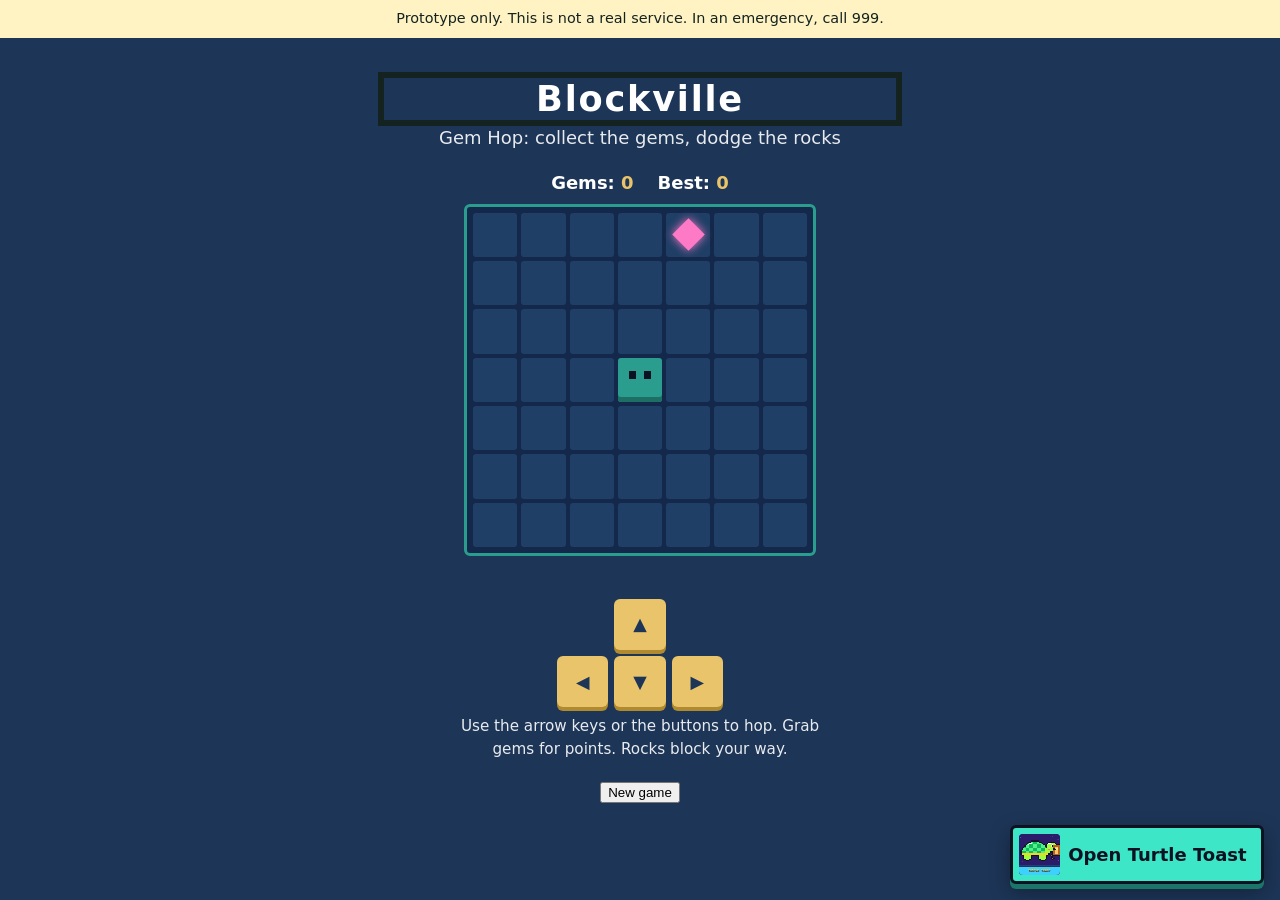
<file: src/index.html>
<!doctype html>
<html lang="en-GB">
<head>
  <meta charset="utf-8">
  <meta name="viewport" content="width=device-width, initial-scale=1">
  <title>Turtle Toast (prototype)</title>
  <link rel="stylesheet" href="styles.css">
  <link rel="stylesheet" href="world.css">
  <link rel="stylesheet" href="help-now.css">
  <link rel="stylesheet" href="if-i-tell.css">
  <link rel="stylesheet" href="wow.css">
  <link rel="stylesheet" href="easter-egg.css">
</head>
<body>
  <a class="skip-link" href="#main">Skip to content</a>

  <p class="prototype-banner" id="prototype-banner"></p>

  <header class="hub-header" id="hub-header" hidden>
    <button type="button" class="quick-exit" id="quick-exit"></button>
    <div class="emergency-group">
      <a class="emergency" id="emergency" href="#/urgent"></a>
    </div>
  </header>

  <main id="main"></main>

  <!-- Words, then data, then screens, then the app that ties them together -->
  <script src="content.js"></script>
  <script src="data/scenarios.js"></script>
  <script src="data/people.js"></script>
  <script src="data/help-now.js"></script>
  <script src="screens/host.js"></script>
  <script src="screens/home.js"></script>
  <script src="screens/guide.js"></script>
  <script src="screens/safe-adult.js"></script>
  <script src="screens/world.js"></script>
  <script src="screens/help-now.js"></script>
  <script src="screens/check-in.js"></script>
  <script src="screens/if-i-tell.js"></script>
  <script src="screens/urgent.js"></script>
  <script src="app.js"></script>
  <script src="wow.js"></script>
  <script src="easter-egg.js"></script>
  <script src="offline-banner.js"></script>
</body>
</html>
</file>
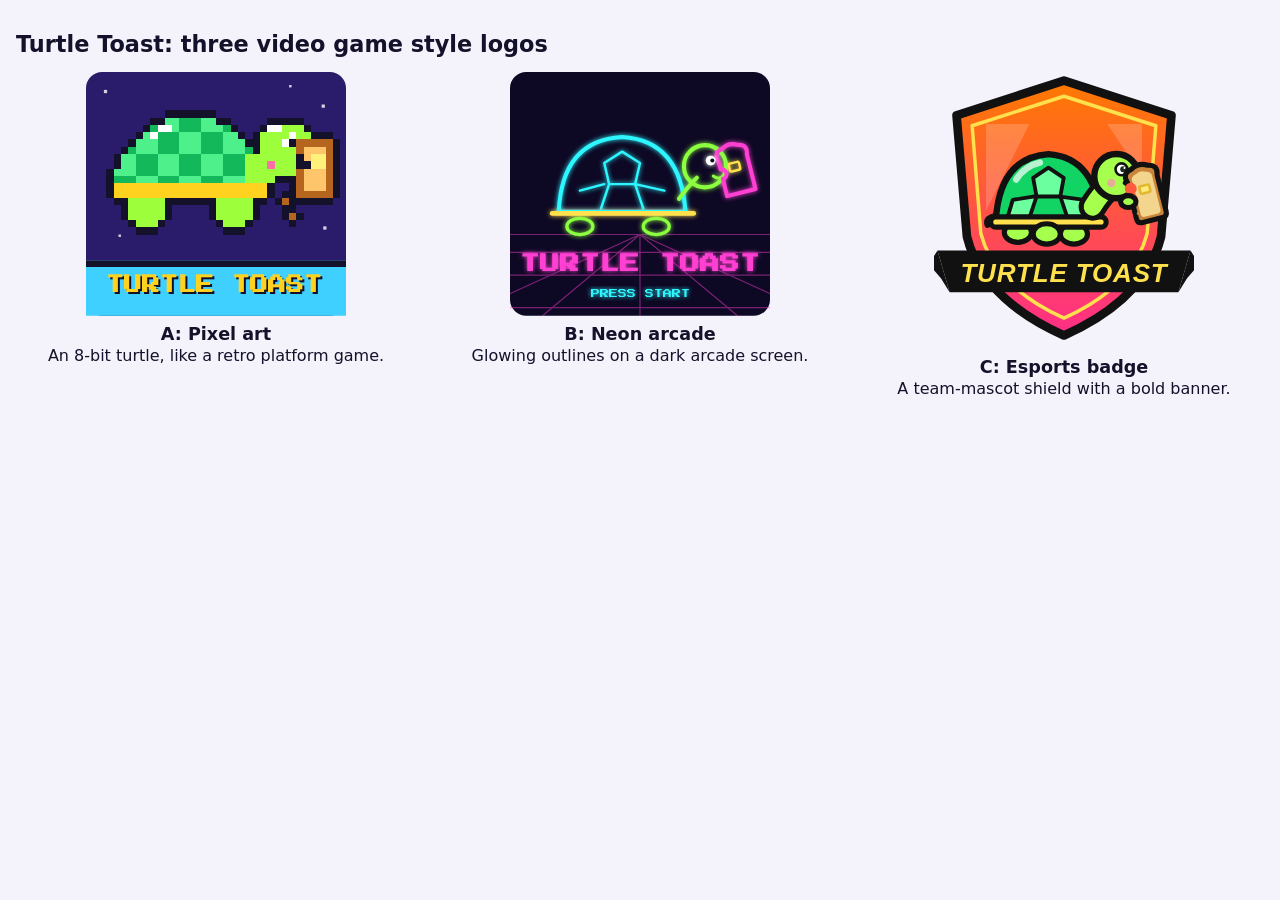
<file: sketches/logo-options.html>
<!doctype html><html lang="en"><head><meta charset="utf-8"><meta name="viewport" content="width=device-width,initial-scale=1"><title>Turtle Toast logo options</title>
<link rel="stylesheet" href="https://fonts.googleapis.com/css2?family=Press+Start+2P&display=swap">
<style>body{font-family:system-ui,sans-serif;background:#F4F2FA;color:#14112B;margin:0;padding:16px}h1{font-size:1.4rem}.row{display:flex;flex-wrap:wrap;gap:24px}figure{margin:0;flex:1 1 240px;display:flex;flex-direction:column;align-items:center;gap:8px;text-align:center}figcaption{display:flex;flex-direction:column;gap:2px}figcaption strong{font-size:1.1rem}</style></head>
<body><h1>Turtle Toast: three video game style logos</h1><div class="row"><figure><svg style="width:100%;max-width:260px;height:auto" xmlns="http://www.w3.org/2000/svg" viewBox="0 0 320 300" role="img"><title>Turtle Toast, pixel art: an 8-bit turtle eating toast</title>
<rect width="320" height="300" rx="20" fill="#2B1B6B"/>
<g fill="#FFFFFF" opacity="0.8"><rect x="22" y="22" width="4" height="4"/><rect x="290" y="40" width="4" height="4"/><rect x="250" y="16" width="3" height="3"/><rect x="40" y="200" width="3" height="3"/><rect x="292" y="190" width="4" height="4"/></g>
<rect x="0" y="232" width="320" height="68" rx="0" fill="#3FD0FF"/><rect x="0" y="232" width="320" height="8" fill="#14112B"/>
<g shape-rendering="crispEdges"><rect x="97" y="47" width="9" height="9" fill="#14112B"/><rect x="106" y="47" width="9" height="9" fill="#14112B"/><rect x="115" y="47" width="9" height="9" fill="#14112B"/><rect x="124" y="47" width="9" height="9" fill="#14112B"/><rect x="133" y="47" width="9" height="9" fill="#14112B"/><rect x="142" y="47" width="9" height="9" fill="#14112B"/><rect x="151" y="47" width="9" height="9" fill="#14112B"/><rect x="79" y="56" width="9" height="9" fill="#14112B"/><rect x="88" y="56" width="9" height="9" fill="#14112B"/><rect x="97" y="56" width="9" height="9" fill="#4DF08A"/><rect x="106" y="56" width="9" height="9" fill="#4DF08A"/><rect x="115" y="56" width="9" height="9" fill="#13B85A"/><rect x="124" y="56" width="9" height="9" fill="#13B85A"/><rect x="133" y="56" width="9" height="9" fill="#13B85A"/><rect x="142" y="56" width="9" height="9" fill="#4DF08A"/><rect x="151" y="56" width="9" height="9" fill="#4DF08A"/><rect x="160" y="56" width="9" height="9" fill="#14112B"/><rect x="169" y="56" width="9" height="9" fill="#14112B"/><rect x="223" y="56" width="9" height="9" fill="#14112B"/><rect x="232" y="56" width="9" height="9" fill="#14112B"/><rect x="241" y="56" width="9" height="9" fill="#14112B"/><rect x="250" y="56" width="9" height="9" fill="#14112B"/><rect x="259" y="56" width="9" height="9" fill="#14112B"/><rect x="70" y="65" width="9" height="9" fill="#14112B"/><rect x="79" y="65" width="9" height="9" fill="#13B85A"/><rect x="88" y="65" width="9" height="9" fill="#FFFFFF"/><rect x="97" y="65" width="9" height="9" fill="#FFFFFF"/><rect x="106" y="65" width="9" height="9" fill="#4DF08A"/><rect x="115" y="65" width="9" height="9" fill="#13B85A"/><rect x="124" y="65" width="9" height="9" fill="#13B85A"/><rect x="133" y="65" width="9" height="9" fill="#13B85A"/><rect x="142" y="65" width="9" height="9" fill="#4DF08A"/><rect x="151" y="65" width="9" height="9" fill="#4DF08A"/><rect x="160" y="65" width="9" height="9" fill="#4DF08A"/><rect x="169" y="65" width="9" height="9" fill="#13B85A"/><rect x="178" y="65" width="9" height="9" fill="#14112B"/><rect x="214" y="65" width="9" height="9" fill="#14112B"/><rect x="223" y="65" width="9" height="9" fill="#FFFFFF"/><rect x="232" y="65" width="9" height="9" fill="#FFFFFF"/><rect x="241" y="65" width="9" height="9" fill="#9DFF3C"/><rect x="250" y="65" width="9" height="9" fill="#9DFF3C"/><rect x="259" y="65" width="9" height="9" fill="#9DFF3C"/><rect x="268" y="65" width="9" height="9" fill="#14112B"/><rect x="61" y="74" width="9" height="9" fill="#14112B"/><rect x="70" y="74" width="9" height="9" fill="#4DF08A"/><rect x="79" y="74" width="9" height="9" fill="#FFFFFF"/><rect x="88" y="74" width="9" height="9" fill="#13B85A"/><rect x="97" y="74" width="9" height="9" fill="#13B85A"/><rect x="106" y="74" width="9" height="9" fill="#13B85A"/><rect x="115" y="74" width="9" height="9" fill="#4DF08A"/><rect x="124" y="74" width="9" height="9" fill="#4DF08A"/><rect x="133" y="74" width="9" height="9" fill="#4DF08A"/><rect x="142" y="74" width="9" height="9" fill="#13B85A"/><rect x="151" y="74" width="9" height="9" fill="#13B85A"/><rect x="160" y="74" width="9" height="9" fill="#13B85A"/><rect x="169" y="74" width="9" height="9" fill="#4DF08A"/><rect x="178" y="74" width="9" height="9" fill="#4DF08A"/><rect x="187" y="74" width="9" height="9" fill="#14112B"/><rect x="205" y="74" width="9" height="9" fill="#14112B"/><rect x="214" y="74" width="9" height="9" fill="#9DFF3C"/><rect x="223" y="74" width="9" height="9" fill="#9DFF3C"/><rect x="232" y="74" width="9" height="9" fill="#9DFF3C"/><rect x="241" y="74" width="9" height="9" fill="#9DFF3C"/><rect x="250" y="74" width="9" height="9" fill="#FFFFFF"/><rect x="259" y="74" width="9" height="9" fill="#9DFF3C"/><rect x="268" y="74" width="9" height="9" fill="#9DFF3C"/><rect x="277" y="74" width="9" height="9" fill="#14112B"/><rect x="286" y="74" width="9" height="9" fill="#14112B"/><rect x="295" y="74" width="9" height="9" fill="#14112B"/><rect x="52" y="83" width="9" height="9" fill="#14112B"/><rect x="61" y="83" width="9" height="9" fill="#4DF08A"/><rect x="70" y="83" width="9" height="9" fill="#4DF08A"/><rect x="79" y="83" width="9" height="9" fill="#4DF08A"/><rect x="88" y="83" width="9" height="9" fill="#13B85A"/><rect x="97" y="83" width="9" height="9" fill="#13B85A"/><rect x="106" y="83" width="9" height="9" fill="#13B85A"/><rect x="115" y="83" width="9" height="9" fill="#4DF08A"/><rect x="124" y="83" width="9" height="9" fill="#4DF08A"/><rect x="133" y="83" width="9" height="9" fill="#4DF08A"/><rect x="142" y="83" width="9" height="9" fill="#13B85A"/><rect x="151" y="83" width="9" height="9" fill="#13B85A"/><rect x="160" y="83" width="9" height="9" fill="#13B85A"/><rect x="169" y="83" width="9" height="9" fill="#4DF08A"/><rect x="178" y="83" width="9" height="9" fill="#4DF08A"/><rect x="187" y="83" width="9" height="9" fill="#4DF08A"/><rect x="196" y="83" width="9" height="9" fill="#14112B"/><rect x="205" y="83" width="9" height="9" fill="#14112B"/><rect x="214" y="83" width="9" height="9" fill="#9DFF3C"/><rect x="223" y="83" width="9" height="9" fill="#9DFF3C"/><rect x="232" y="83" width="9" height="9" fill="#9DFF3C"/><rect x="241" y="83" width="9" height="9" fill="#FFFFFF"/><rect x="250" y="83" width="9" height="9" fill="#14112B"/><rect x="259" y="83" width="9" height="9" fill="#B5651D"/><rect x="268" y="83" width="9" height="9" fill="#B5651D"/><rect x="277" y="83" width="9" height="9" fill="#B5651D"/><rect x="286" y="83" width="9" height="9" fill="#B5651D"/><rect x="295" y="83" width="9" height="9" fill="#B5651D"/><rect x="304" y="83" width="9" height="9" fill="#14112B"/><rect x="43" y="92" width="9" height="9" fill="#14112B"/><rect x="52" y="92" width="9" height="9" fill="#13B85A"/><rect x="61" y="92" width="9" height="9" fill="#4DF08A"/><rect x="70" y="92" width="9" height="9" fill="#4DF08A"/><rect x="79" y="92" width="9" height="9" fill="#4DF08A"/><rect x="88" y="92" width="9" height="9" fill="#13B85A"/><rect x="97" y="92" width="9" height="9" fill="#13B85A"/><rect x="106" y="92" width="9" height="9" fill="#13B85A"/><rect x="115" y="92" width="9" height="9" fill="#4DF08A"/><rect x="124" y="92" width="9" height="9" fill="#4DF08A"/><rect x="133" y="92" width="9" height="9" fill="#4DF08A"/><rect x="142" y="92" width="9" height="9" fill="#13B85A"/><rect x="151" y="92" width="9" height="9" fill="#13B85A"/><rect x="160" y="92" width="9" height="9" fill="#13B85A"/><rect x="169" y="92" width="9" height="9" fill="#4DF08A"/><rect x="178" y="92" width="9" height="9" fill="#4DF08A"/><rect x="187" y="92" width="9" height="9" fill="#4DF08A"/><rect x="196" y="92" width="9" height="9" fill="#13B85A"/><rect x="205" y="92" width="9" height="9" fill="#14112B"/><rect x="214" y="92" width="9" height="9" fill="#9DFF3C"/><rect x="223" y="92" width="9" height="9" fill="#9DFF3C"/><rect x="232" y="92" width="9" height="9" fill="#9DFF3C"/><rect x="241" y="92" width="9" height="9" fill="#9DFF3C"/><rect x="250" y="92" width="9" height="9" fill="#9DFF3C"/><rect x="259" y="92" width="9" height="9" fill="#B5651D"/><rect x="268" y="92" width="9" height="9" fill="#FFC56B"/><rect x="277" y="92" width="9" height="9" fill="#FFC56B"/><rect x="286" y="92" width="9" height="9" fill="#FFC56B"/><rect x="295" y="92" width="9" height="9" fill="#B5651D"/><rect x="304" y="92" width="9" height="9" fill="#14112B"/><rect x="34" y="101" width="9" height="9" fill="#14112B"/><rect x="43" y="101" width="9" height="9" fill="#4DF08A"/><rect x="52" y="101" width="9" height="9" fill="#4DF08A"/><rect x="61" y="101" width="9" height="9" fill="#13B85A"/><rect x="70" y="101" width="9" height="9" fill="#13B85A"/><rect x="79" y="101" width="9" height="9" fill="#13B85A"/><rect x="88" y="101" width="9" height="9" fill="#4DF08A"/><rect x="97" y="101" width="9" height="9" fill="#4DF08A"/><rect x="106" y="101" width="9" height="9" fill="#4DF08A"/><rect x="115" y="101" width="9" height="9" fill="#13B85A"/><rect x="124" y="101" width="9" height="9" fill="#13B85A"/><rect x="133" y="101" width="9" height="9" fill="#13B85A"/><rect x="142" y="101" width="9" height="9" fill="#4DF08A"/><rect x="151" y="101" width="9" height="9" fill="#4DF08A"/><rect x="160" y="101" width="9" height="9" fill="#4DF08A"/><rect x="169" y="101" width="9" height="9" fill="#13B85A"/><rect x="178" y="101" width="9" height="9" fill="#13B85A"/><rect x="187" y="101" width="9" height="9" fill="#13B85A"/><rect x="196" y="101" width="9" height="9" fill="#9DFF3C"/><rect x="205" y="101" width="9" height="9" fill="#9DFF3C"/><rect x="214" y="101" width="9" height="9" fill="#9DFF3C"/><rect x="223" y="101" width="9" height="9" fill="#9DFF3C"/><rect x="232" y="101" width="9" height="9" fill="#9DFF3C"/><rect x="241" y="101" width="9" height="9" fill="#9DFF3C"/><rect x="250" y="101" width="9" height="9" fill="#9DFF3C"/><rect x="259" y="101" width="9" height="9" fill="#14112B"/><rect x="268" y="101" width="9" height="9" fill="#FFC56B"/><rect x="277" y="101" width="9" height="9" fill="#FFF27A"/><rect x="286" y="101" width="9" height="9" fill="#FFF27A"/><rect x="295" y="101" width="9" height="9" fill="#B5651D"/><rect x="304" y="101" width="9" height="9" fill="#14112B"/><rect x="34" y="110" width="9" height="9" fill="#14112B"/><rect x="43" y="110" width="9" height="9" fill="#4DF08A"/><rect x="52" y="110" width="9" height="9" fill="#4DF08A"/><rect x="61" y="110" width="9" height="9" fill="#13B85A"/><rect x="70" y="110" width="9" height="9" fill="#13B85A"/><rect x="79" y="110" width="9" height="9" fill="#13B85A"/><rect x="88" y="110" width="9" height="9" fill="#4DF08A"/><rect x="97" y="110" width="9" height="9" fill="#4DF08A"/><rect x="106" y="110" width="9" height="9" fill="#4DF08A"/><rect x="115" y="110" width="9" height="9" fill="#13B85A"/><rect x="124" y="110" width="9" height="9" fill="#13B85A"/><rect x="133" y="110" width="9" height="9" fill="#13B85A"/><rect x="142" y="110" width="9" height="9" fill="#4DF08A"/><rect x="151" y="110" width="9" height="9" fill="#4DF08A"/><rect x="160" y="110" width="9" height="9" fill="#4DF08A"/><rect x="169" y="110" width="9" height="9" fill="#13B85A"/><rect x="178" y="110" width="9" height="9" fill="#13B85A"/><rect x="187" y="110" width="9" height="9" fill="#13B85A"/><rect x="196" y="110" width="9" height="9" fill="#9DFF3C"/><rect x="205" y="110" width="9" height="9" fill="#9DFF3C"/><rect x="214" y="110" width="9" height="9" fill="#9DFF3C"/><rect x="223" y="110" width="9" height="9" fill="#FF6FA8"/><rect x="232" y="110" width="9" height="9" fill="#9DFF3C"/><rect x="241" y="110" width="9" height="9" fill="#9DFF3C"/><rect x="250" y="110" width="9" height="9" fill="#9DFF3C"/><rect x="259" y="110" width="9" height="9" fill="#14112B"/><rect x="268" y="110" width="9" height="9" fill="#14112B"/><rect x="277" y="110" width="9" height="9" fill="#FFF27A"/><rect x="286" y="110" width="9" height="9" fill="#FFF27A"/><rect x="295" y="110" width="9" height="9" fill="#B5651D"/><rect x="304" y="110" width="9" height="9" fill="#14112B"/><rect x="25" y="119" width="9" height="9" fill="#14112B"/><rect x="34" y="119" width="9" height="9" fill="#4DF08A"/><rect x="43" y="119" width="9" height="9" fill="#4DF08A"/><rect x="52" y="119" width="9" height="9" fill="#4DF08A"/><rect x="61" y="119" width="9" height="9" fill="#13B85A"/><rect x="70" y="119" width="9" height="9" fill="#13B85A"/><rect x="79" y="119" width="9" height="9" fill="#13B85A"/><rect x="88" y="119" width="9" height="9" fill="#4DF08A"/><rect x="97" y="119" width="9" height="9" fill="#4DF08A"/><rect x="106" y="119" width="9" height="9" fill="#4DF08A"/><rect x="115" y="119" width="9" height="9" fill="#13B85A"/><rect x="124" y="119" width="9" height="9" fill="#13B85A"/><rect x="133" y="119" width="9" height="9" fill="#13B85A"/><rect x="142" y="119" width="9" height="9" fill="#4DF08A"/><rect x="151" y="119" width="9" height="9" fill="#4DF08A"/><rect x="160" y="119" width="9" height="9" fill="#4DF08A"/><rect x="169" y="119" width="9" height="9" fill="#13B85A"/><rect x="178" y="119" width="9" height="9" fill="#13B85A"/><rect x="187" y="119" width="9" height="9" fill="#13B85A"/><rect x="196" y="119" width="9" height="9" fill="#9DFF3C"/><rect x="205" y="119" width="9" height="9" fill="#9DFF3C"/><rect x="214" y="119" width="9" height="9" fill="#9DFF3C"/><rect x="223" y="119" width="9" height="9" fill="#9DFF3C"/><rect x="232" y="119" width="9" height="9" fill="#9DFF3C"/><rect x="241" y="119" width="9" height="9" fill="#9DFF3C"/><rect x="250" y="119" width="9" height="9" fill="#9DFF3C"/><rect x="259" y="119" width="9" height="9" fill="#B5651D"/><rect x="268" y="119" width="9" height="9" fill="#FFC56B"/><rect x="277" y="119" width="9" height="9" fill="#FFC56B"/><rect x="286" y="119" width="9" height="9" fill="#FFC56B"/><rect x="295" y="119" width="9" height="9" fill="#B5651D"/><rect x="304" y="119" width="9" height="9" fill="#14112B"/><rect x="25" y="128" width="9" height="9" fill="#14112B"/><rect x="34" y="128" width="9" height="9" fill="#13B85A"/><rect x="43" y="128" width="9" height="9" fill="#13B85A"/><rect x="52" y="128" width="9" height="9" fill="#13B85A"/><rect x="61" y="128" width="9" height="9" fill="#4DF08A"/><rect x="70" y="128" width="9" height="9" fill="#4DF08A"/><rect x="79" y="128" width="9" height="9" fill="#4DF08A"/><rect x="88" y="128" width="9" height="9" fill="#13B85A"/><rect x="97" y="128" width="9" height="9" fill="#13B85A"/><rect x="106" y="128" width="9" height="9" fill="#13B85A"/><rect x="115" y="128" width="9" height="9" fill="#4DF08A"/><rect x="124" y="128" width="9" height="9" fill="#4DF08A"/><rect x="133" y="128" width="9" height="9" fill="#4DF08A"/><rect x="142" y="128" width="9" height="9" fill="#13B85A"/><rect x="151" y="128" width="9" height="9" fill="#13B85A"/><rect x="160" y="128" width="9" height="9" fill="#13B85A"/><rect x="169" y="128" width="9" height="9" fill="#4DF08A"/><rect x="178" y="128" width="9" height="9" fill="#4DF08A"/><rect x="187" y="128" width="9" height="9" fill="#4DF08A"/><rect x="196" y="128" width="9" height="9" fill="#9DFF3C"/><rect x="205" y="128" width="9" height="9" fill="#9DFF3C"/><rect x="214" y="128" width="9" height="9" fill="#9DFF3C"/><rect x="223" y="128" width="9" height="9" fill="#9DFF3C"/><rect x="232" y="128" width="9" height="9" fill="#14112B"/><rect x="241" y="128" width="9" height="9" fill="#14112B"/><rect x="250" y="128" width="9" height="9" fill="#14112B"/><rect x="259" y="128" width="9" height="9" fill="#B5651D"/><rect x="268" y="128" width="9" height="9" fill="#FFC56B"/><rect x="277" y="128" width="9" height="9" fill="#FFC56B"/><rect x="286" y="128" width="9" height="9" fill="#FFC56B"/><rect x="295" y="128" width="9" height="9" fill="#B5651D"/><rect x="304" y="128" width="9" height="9" fill="#14112B"/><rect x="25" y="137" width="9" height="9" fill="#14112B"/><rect x="34" y="137" width="9" height="9" fill="#FFD21F"/><rect x="43" y="137" width="9" height="9" fill="#FFD21F"/><rect x="52" y="137" width="9" height="9" fill="#FFD21F"/><rect x="61" y="137" width="9" height="9" fill="#FFD21F"/><rect x="70" y="137" width="9" height="9" fill="#FFD21F"/><rect x="79" y="137" width="9" height="9" fill="#FFD21F"/><rect x="88" y="137" width="9" height="9" fill="#FFD21F"/><rect x="97" y="137" width="9" height="9" fill="#FFD21F"/><rect x="106" y="137" width="9" height="9" fill="#FFD21F"/><rect x="115" y="137" width="9" height="9" fill="#FFD21F"/><rect x="124" y="137" width="9" height="9" fill="#FFD21F"/><rect x="133" y="137" width="9" height="9" fill="#FFD21F"/><rect x="142" y="137" width="9" height="9" fill="#FFD21F"/><rect x="151" y="137" width="9" height="9" fill="#FFD21F"/><rect x="160" y="137" width="9" height="9" fill="#FFD21F"/><rect x="169" y="137" width="9" height="9" fill="#FFD21F"/><rect x="178" y="137" width="9" height="9" fill="#FFD21F"/><rect x="187" y="137" width="9" height="9" fill="#FFD21F"/><rect x="196" y="137" width="9" height="9" fill="#FFD21F"/><rect x="205" y="137" width="9" height="9" fill="#FFD21F"/><rect x="214" y="137" width="9" height="9" fill="#FFD21F"/><rect x="223" y="137" width="9" height="9" fill="#14112B"/><rect x="250" y="137" width="9" height="9" fill="#14112B"/><rect x="259" y="137" width="9" height="9" fill="#B5651D"/><rect x="268" y="137" width="9" height="9" fill="#FFC56B"/><rect x="277" y="137" width="9" height="9" fill="#FFC56B"/><rect x="286" y="137" width="9" height="9" fill="#FFC56B"/><rect x="295" y="137" width="9" height="9" fill="#B5651D"/><rect x="304" y="137" width="9" height="9" fill="#14112B"/><rect x="25" y="146" width="9" height="9" fill="#14112B"/><rect x="34" y="146" width="9" height="9" fill="#FFD21F"/><rect x="43" y="146" width="9" height="9" fill="#FFD21F"/><rect x="52" y="146" width="9" height="9" fill="#FFD21F"/><rect x="61" y="146" width="9" height="9" fill="#FFD21F"/><rect x="70" y="146" width="9" height="9" fill="#FFD21F"/><rect x="79" y="146" width="9" height="9" fill="#FFD21F"/><rect x="88" y="146" width="9" height="9" fill="#FFD21F"/><rect x="97" y="146" width="9" height="9" fill="#FFD21F"/><rect x="106" y="146" width="9" height="9" fill="#FFD21F"/><rect x="115" y="146" width="9" height="9" fill="#FFD21F"/><rect x="124" y="146" width="9" height="9" fill="#FFD21F"/><rect x="133" y="146" width="9" height="9" fill="#FFD21F"/><rect x="142" y="146" width="9" height="9" fill="#FFD21F"/><rect x="151" y="146" width="9" height="9" fill="#FFD21F"/><rect x="160" y="146" width="9" height="9" fill="#FFD21F"/><rect x="169" y="146" width="9" height="9" fill="#FFD21F"/><rect x="178" y="146" width="9" height="9" fill="#FFD21F"/><rect x="187" y="146" width="9" height="9" fill="#FFD21F"/><rect x="196" y="146" width="9" height="9" fill="#FFD21F"/><rect x="205" y="146" width="9" height="9" fill="#FFD21F"/><rect x="214" y="146" width="9" height="9" fill="#FFD21F"/><rect x="223" y="146" width="9" height="9" fill="#14112B"/><rect x="241" y="146" width="9" height="9" fill="#14112B"/><rect x="250" y="146" width="9" height="9" fill="#14112B"/><rect x="259" y="146" width="9" height="9" fill="#B5651D"/><rect x="268" y="146" width="9" height="9" fill="#B5651D"/><rect x="277" y="146" width="9" height="9" fill="#B5651D"/><rect x="286" y="146" width="9" height="9" fill="#B5651D"/><rect x="295" y="146" width="9" height="9" fill="#B5651D"/><rect x="304" y="146" width="9" height="9" fill="#14112B"/><rect x="34" y="155" width="9" height="9" fill="#14112B"/><rect x="43" y="155" width="9" height="9" fill="#14112B"/><rect x="52" y="155" width="9" height="9" fill="#9DFF3C"/><rect x="61" y="155" width="9" height="9" fill="#9DFF3C"/><rect x="70" y="155" width="9" height="9" fill="#9DFF3C"/><rect x="79" y="155" width="9" height="9" fill="#9DFF3C"/><rect x="88" y="155" width="9" height="9" fill="#9DFF3C"/><rect x="97" y="155" width="9" height="9" fill="#14112B"/><rect x="106" y="155" width="9" height="9" fill="#14112B"/><rect x="115" y="155" width="9" height="9" fill="#14112B"/><rect x="124" y="155" width="9" height="9" fill="#14112B"/><rect x="133" y="155" width="9" height="9" fill="#14112B"/><rect x="142" y="155" width="9" height="9" fill="#14112B"/><rect x="151" y="155" width="9" height="9" fill="#14112B"/><rect x="160" y="155" width="9" height="9" fill="#9DFF3C"/><rect x="169" y="155" width="9" height="9" fill="#9DFF3C"/><rect x="178" y="155" width="9" height="9" fill="#9DFF3C"/><rect x="187" y="155" width="9" height="9" fill="#9DFF3C"/><rect x="196" y="155" width="9" height="9" fill="#9DFF3C"/><rect x="205" y="155" width="9" height="9" fill="#14112B"/><rect x="214" y="155" width="9" height="9" fill="#14112B"/><rect x="232" y="155" width="9" height="9" fill="#14112B"/><rect x="241" y="155" width="9" height="9" fill="#B5651D"/><rect x="250" y="155" width="9" height="9" fill="#14112B"/><rect x="259" y="155" width="9" height="9" fill="#14112B"/><rect x="268" y="155" width="9" height="9" fill="#14112B"/><rect x="277" y="155" width="9" height="9" fill="#14112B"/><rect x="286" y="155" width="9" height="9" fill="#14112B"/><rect x="295" y="155" width="9" height="9" fill="#14112B"/><rect x="43" y="164" width="9" height="9" fill="#14112B"/><rect x="52" y="164" width="9" height="9" fill="#9DFF3C"/><rect x="61" y="164" width="9" height="9" fill="#9DFF3C"/><rect x="70" y="164" width="9" height="9" fill="#9DFF3C"/><rect x="79" y="164" width="9" height="9" fill="#9DFF3C"/><rect x="88" y="164" width="9" height="9" fill="#9DFF3C"/><rect x="97" y="164" width="9" height="9" fill="#14112B"/><rect x="151" y="164" width="9" height="9" fill="#14112B"/><rect x="160" y="164" width="9" height="9" fill="#9DFF3C"/><rect x="169" y="164" width="9" height="9" fill="#9DFF3C"/><rect x="178" y="164" width="9" height="9" fill="#9DFF3C"/><rect x="187" y="164" width="9" height="9" fill="#9DFF3C"/><rect x="196" y="164" width="9" height="9" fill="#9DFF3C"/><rect x="205" y="164" width="9" height="9" fill="#14112B"/><rect x="241" y="164" width="9" height="9" fill="#14112B"/><rect x="250" y="164" width="9" height="9" fill="#14112B"/><rect x="43" y="173" width="9" height="9" fill="#14112B"/><rect x="52" y="173" width="9" height="9" fill="#9DFF3C"/><rect x="61" y="173" width="9" height="9" fill="#9DFF3C"/><rect x="70" y="173" width="9" height="9" fill="#9DFF3C"/><rect x="79" y="173" width="9" height="9" fill="#9DFF3C"/><rect x="88" y="173" width="9" height="9" fill="#9DFF3C"/><rect x="97" y="173" width="9" height="9" fill="#14112B"/><rect x="151" y="173" width="9" height="9" fill="#14112B"/><rect x="160" y="173" width="9" height="9" fill="#9DFF3C"/><rect x="169" y="173" width="9" height="9" fill="#9DFF3C"/><rect x="178" y="173" width="9" height="9" fill="#9DFF3C"/><rect x="187" y="173" width="9" height="9" fill="#9DFF3C"/><rect x="196" y="173" width="9" height="9" fill="#9DFF3C"/><rect x="205" y="173" width="9" height="9" fill="#14112B"/><rect x="241" y="173" width="9" height="9" fill="#14112B"/><rect x="250" y="173" width="9" height="9" fill="#B5651D"/><rect x="259" y="173" width="9" height="9" fill="#14112B"/><rect x="52" y="182" width="9" height="9" fill="#14112B"/><rect x="61" y="182" width="9" height="9" fill="#9DFF3C"/><rect x="70" y="182" width="9" height="9" fill="#9DFF3C"/><rect x="79" y="182" width="9" height="9" fill="#9DFF3C"/><rect x="88" y="182" width="9" height="9" fill="#14112B"/><rect x="160" y="182" width="9" height="9" fill="#14112B"/><rect x="169" y="182" width="9" height="9" fill="#9DFF3C"/><rect x="178" y="182" width="9" height="9" fill="#9DFF3C"/><rect x="187" y="182" width="9" height="9" fill="#9DFF3C"/><rect x="196" y="182" width="9" height="9" fill="#14112B"/><rect x="250" y="182" width="9" height="9" fill="#14112B"/><rect x="61" y="191" width="9" height="9" fill="#14112B"/><rect x="70" y="191" width="9" height="9" fill="#14112B"/><rect x="79" y="191" width="9" height="9" fill="#14112B"/><rect x="169" y="191" width="9" height="9" fill="#14112B"/><rect x="178" y="191" width="9" height="9" fill="#14112B"/><rect x="187" y="191" width="9" height="9" fill="#14112B"/></g>
<text x="160" y="276" text-anchor="middle" font-family="'Press Start 2P', 'Courier New', monospace" font-size="22" font-weight="700" fill="#14112B">TURTLE TOAST</text>
<text x="158" y="273" text-anchor="middle" font-family="'Press Start 2P', 'Courier New', monospace" font-size="22" font-weight="700" fill="#FFD21F">TURTLE TOAST</text>
</svg><figcaption><strong>A: Pixel art</strong><span>An 8-bit turtle, like a retro platform game.</span></figcaption></figure><figure><svg style="width:100%;max-width:260px;height:auto" xmlns="http://www.w3.org/2000/svg" viewBox="0 0 320 300" role="img"><title>Turtle Toast, neon arcade: a glowing outline turtle eating toast</title>
<defs><filter id="glow" x="-30%" y="-30%" width="160%" height="160%"><feGaussianBlur stdDeviation="3.5" result="b"/><feMerge><feMergeNode in="b"/><feMergeNode in="SourceGraphic"/></feMerge></filter></defs>
<rect width="320" height="300" rx="20" fill="#0D0824"/>
<g stroke="#FF3FD2" stroke-width="1.5" opacity="0.45"><line x1="0" y1="200" x2="320" y2="200"/><line x1="0" y1="222" x2="320" y2="222"/><line x1="0" y1="250" x2="320" y2="250"/><line x1="0" y1="290" x2="320" y2="290"/><line x1="160" y1="200" x2="40" y2="300"/><line x1="160" y1="200" x2="280" y2="300"/><line x1="160" y1="200" x2="-60" y2="300"/><line x1="160" y1="200" x2="380" y2="300"/><line x1="160" y1="200" x2="160" y2="300"/></g>
<g fill="none" stroke-linecap="round" stroke-linejoin="round" filter="url(#glow)">
  <path d="M60 172 Q64 84 138 80 Q210 84 216 172 Z" stroke="#2EF6FF" stroke-width="5"/>
  <path d="M138 98 L160 112 L154 138 L122 138 L116 112 Z M86 146 L116 138 M154 138 L190 146 M122 138 L112 168 M154 138 L164 168" stroke="#2EF6FF" stroke-width="3"/>
  <line x1="52" y1="174" x2="226" y2="174" stroke="#FFE14D" stroke-width="6"/>
  <ellipse cx="86" cy="190" rx="16" ry="10" stroke="#8CFF3F" stroke-width="4"/>
  <ellipse cx="180" cy="190" rx="16" ry="10" stroke="#8CFF3F" stroke-width="4"/>
  <path d="M208 156 Q220 140 230 130" stroke="#8CFF3F" stroke-width="5"/>
  <circle cx="240" cy="116" r="26" stroke="#8CFF3F" stroke-width="5"/>
  <path d="M250 128 Q258 134 264 126" stroke="#8CFF3F" stroke-width="3.5"/>
  <g transform="rotate(-14 276 130)"><path d="M262 106 Q258 94 270 92 Q280 86 290 92 Q302 94 298 106 L298 150 L262 150 L262 128 A6 6 0 0 0 262 116 Z" stroke="#FF3FD2" stroke-width="5"/>
  <rect x="273" y="112" width="13" height="10" rx="2" stroke="#FFE14D" stroke-width="3"/></g>
</g>
<circle cx="247" cy="109" r="6" fill="#FFFFFF" filter="url(#glow)"/><circle cx="249" cy="109" r="2.5" fill="#0D0824"/>
<text x="160" y="248" text-anchor="middle" font-family="'Press Start 2P', 'Courier New', monospace" font-size="24" font-weight="700" fill="#FF3FD2" filter="url(#glow)">TURTLE TOAST</text>
<text x="160" y="278" text-anchor="middle" font-family="'Press Start 2P', 'Courier New', monospace" font-size="11" fill="#2EF6FF" filter="url(#glow)">PRESS START</text>
</svg><figcaption><strong>B: Neon arcade</strong><span>Glowing outlines on a dark arcade screen.</span></figcaption></figure><figure><svg style="width:100%;max-width:260px;height:auto" xmlns="http://www.w3.org/2000/svg" viewBox="0 0 300 320" role="img"><title>Turtle Toast, esports badge: a turtle mascot eating toast on a shield</title>
<defs><linearGradient id="sh" x1="0" y1="0" x2="0" y2="1"><stop offset="0" stop-color="#FF7A00"/><stop offset="1" stop-color="#FF2E88"/></linearGradient></defs>
<path d="M150 10 L274 50 L262 190 Q244 262 150 304 Q56 262 38 190 L26 50 Z" fill="url(#sh)" stroke="#111111" stroke-width="10" stroke-linejoin="round"/>
<path d="M150 28 L256 62 L246 186 Q230 248 150 284 Q70 248 54 186 L44 62 Z" fill="none" stroke="#FFE14D" stroke-width="4" stroke-linejoin="round"/>
<g fill="#FFFFFF" opacity="0.18"><path d="M60 60 L110 60 L60 160 Z"/><path d="M240 60 L240 120 L200 60 Z"/></g>
<g transform="translate(36 30) scale(0.98)">
  <ellipse cx="62" cy="158" rx="16" ry="12" fill="#A6FF4D" stroke="#111111" stroke-width="6"/>
  <ellipse cx="128" cy="160" rx="16" ry="12" fill="#A6FF4D" stroke="#111111" stroke-width="6"/>

  <!-- Little tail -->
  <path d="M38 138 Q22 140 26 150 Q34 146 44 146 Z" fill="#A6FF4D" stroke="#111111" stroke-width="6" stroke-linejoin="round"/>

  <!-- Shell -->
  <path d="M36 145 Q40 70 98 66 Q154 70 160 145 Z" fill="#12D464" stroke="#111111" stroke-width="7.5" stroke-linejoin="round"/>
  <!-- Shell pattern -->
  <path d="M98 82 L116 94 L112 116 L84 116 L80 94 Z" fill="#6BFFA0" stroke="#111111" stroke-width="4.5" stroke-linejoin="round"/>
  <path d="M56 120 L80 116 L84 116 L76 140 L50 140 Z" fill="#6BFFA0" stroke="#111111" stroke-width="4.5" stroke-linejoin="round"/>
  <path d="M112 116 L140 120 L146 140 L120 140 Z" fill="#6BFFA0" stroke="#111111" stroke-width="4.5" stroke-linejoin="round"/>
  <!-- Shell rim -->
  <rect x="30" y="140" width="136" height="12" rx="6" fill="#FFE14D" stroke="#111111" stroke-width="6"/>
  <!-- Shell shine -->
  <path d="M60 96 Q70 80 88 76" fill="none" stroke="#FFFFFF" stroke-width="7.5" stroke-linecap="round" opacity="0.7"/>

  <!-- Neck and head -->
  <path d="M150 128 Q160 112 170 104" fill="none" stroke="#111111" stroke-width="33" stroke-linecap="round"/>
  <path d="M150 128 Q160 112 170 104" fill="none" stroke="#A6FF4D" stroke-width="21" stroke-linecap="round"/>
  <circle cx="178" cy="92" r="26" fill="#A6FF4D" stroke="#111111" stroke-width="7.5"/>
  <!-- Eye -->
  <circle cx="184" cy="84" r="7" fill="#FFFFFF" stroke="#111111" stroke-width="3"/>
  <circle cx="186" cy="84" r="3.5" fill="#1E2B22"/>
  <circle cx="187.5" cy="82.5" r="1.2" fill="#FFFFFF"/>
  <!-- Cheek -->
  <circle cx="172" cy="100" r="5" fill="#F59BA8" opacity="0.8"/>
  <!-- Happy munching mouth -->
  <path d="M188 100 Q196 106 202 98" fill="none" stroke="#111111" stroke-width="5.25" stroke-linecap="round"/>

  <!-- Toast (with a bite out of it) -->
  <g transform="rotate(-14 208 118)">
    <path d="M196 96
             Q192 84 204 82 Q214 76 224 82 Q236 84 232 96
             L232 140 Q232 146 226 146 L202 146 Q196 146 196 140 Z"
          fill="#C9853A" stroke="#111111" stroke-width="6" stroke-linejoin="round"/>
    <path d="M202 98 Q200 90 208 89 Q214 85 220 89 Q227 90 226 98 L226 136 Q226 140 222 140 L206 140 Q202 140 202 136 Z"
          fill="#F4D58D"/>
    <!-- Bite -->
    <circle cx="198" cy="104" r="7" fill="#FF5A3C"/>
    <circle cx="197" cy="116" r="6" fill="#FF5A3C"/>
    <!-- Butter -->
    <rect x="208" y="104" width="12" height="9" rx="2" fill="#FFE97A" stroke="#E0B832" stroke-width="3"/>
    <!-- Crumbs -->
  </g>
  <circle cx="196" cy="128" r="2.5" fill="#C9853A"/>
  <circle cx="204" cy="136" r="2" fill="#C9853A"/>

  <!-- Front feet holding the toast -->
  <ellipse cx="192" cy="122" rx="9" ry="7" fill="#A6FF4D" stroke="#111111" stroke-width="6"/>
  <ellipse cx="96" cy="160" rx="16" ry="12" fill="#A6FF4D" stroke="#111111" stroke-width="6"/>

  </g>
<path d="M4 206 L296 206 L282 254 L18 254 Z" fill="#111111"/>
<path d="M4 206 L-6 222 L8 238 L18 254 Z M296 206 L306 222 L292 238 L282 254 Z" fill="#111111"/>
<text x="150" y="242" text-anchor="middle" font-family="'Arial Black', 'Helvetica Neue', Impact, sans-serif" font-style="italic" font-weight="900" font-size="30" fill="#FFE14D" letter-spacing="1">TURTLE TOAST</text>
</svg><figcaption><strong>C: Esports badge</strong><span>A team-mascot shield with a bold banner.</span></figcaption></figure></div></body></html>
</file>
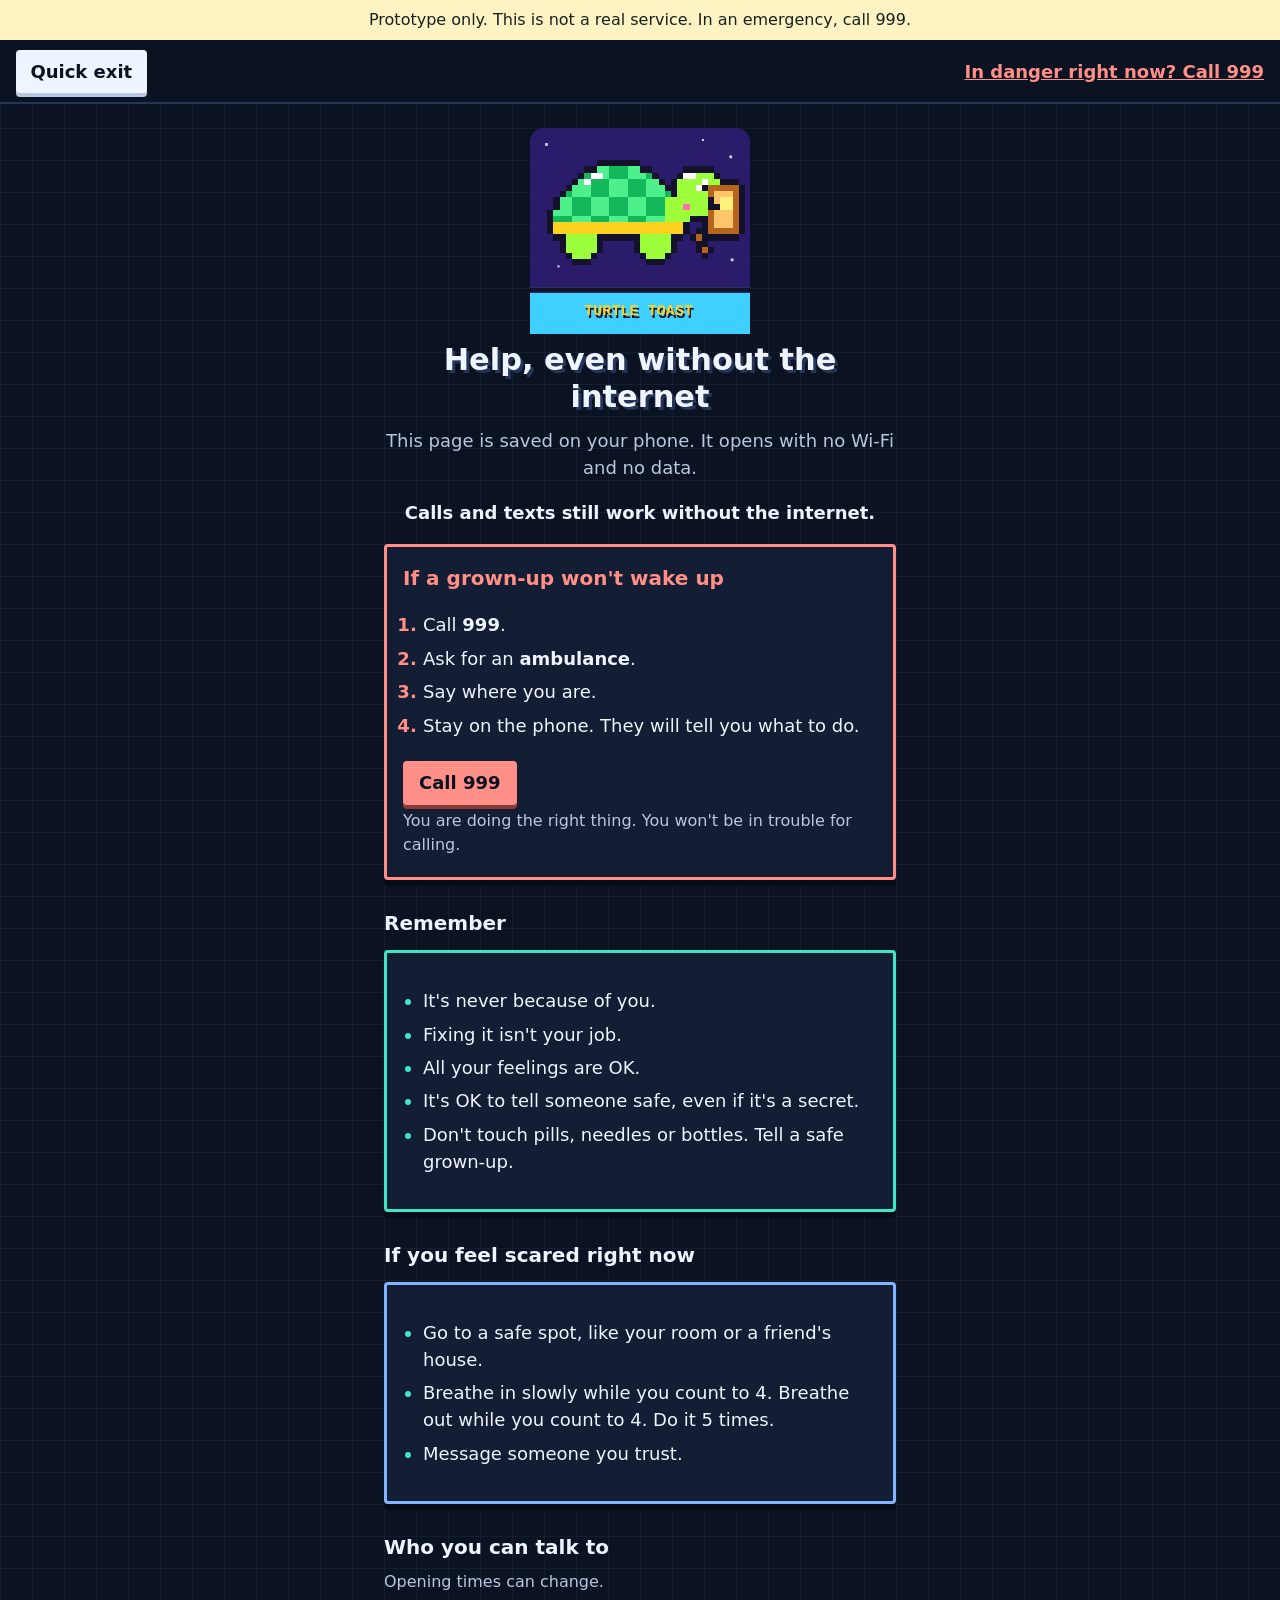
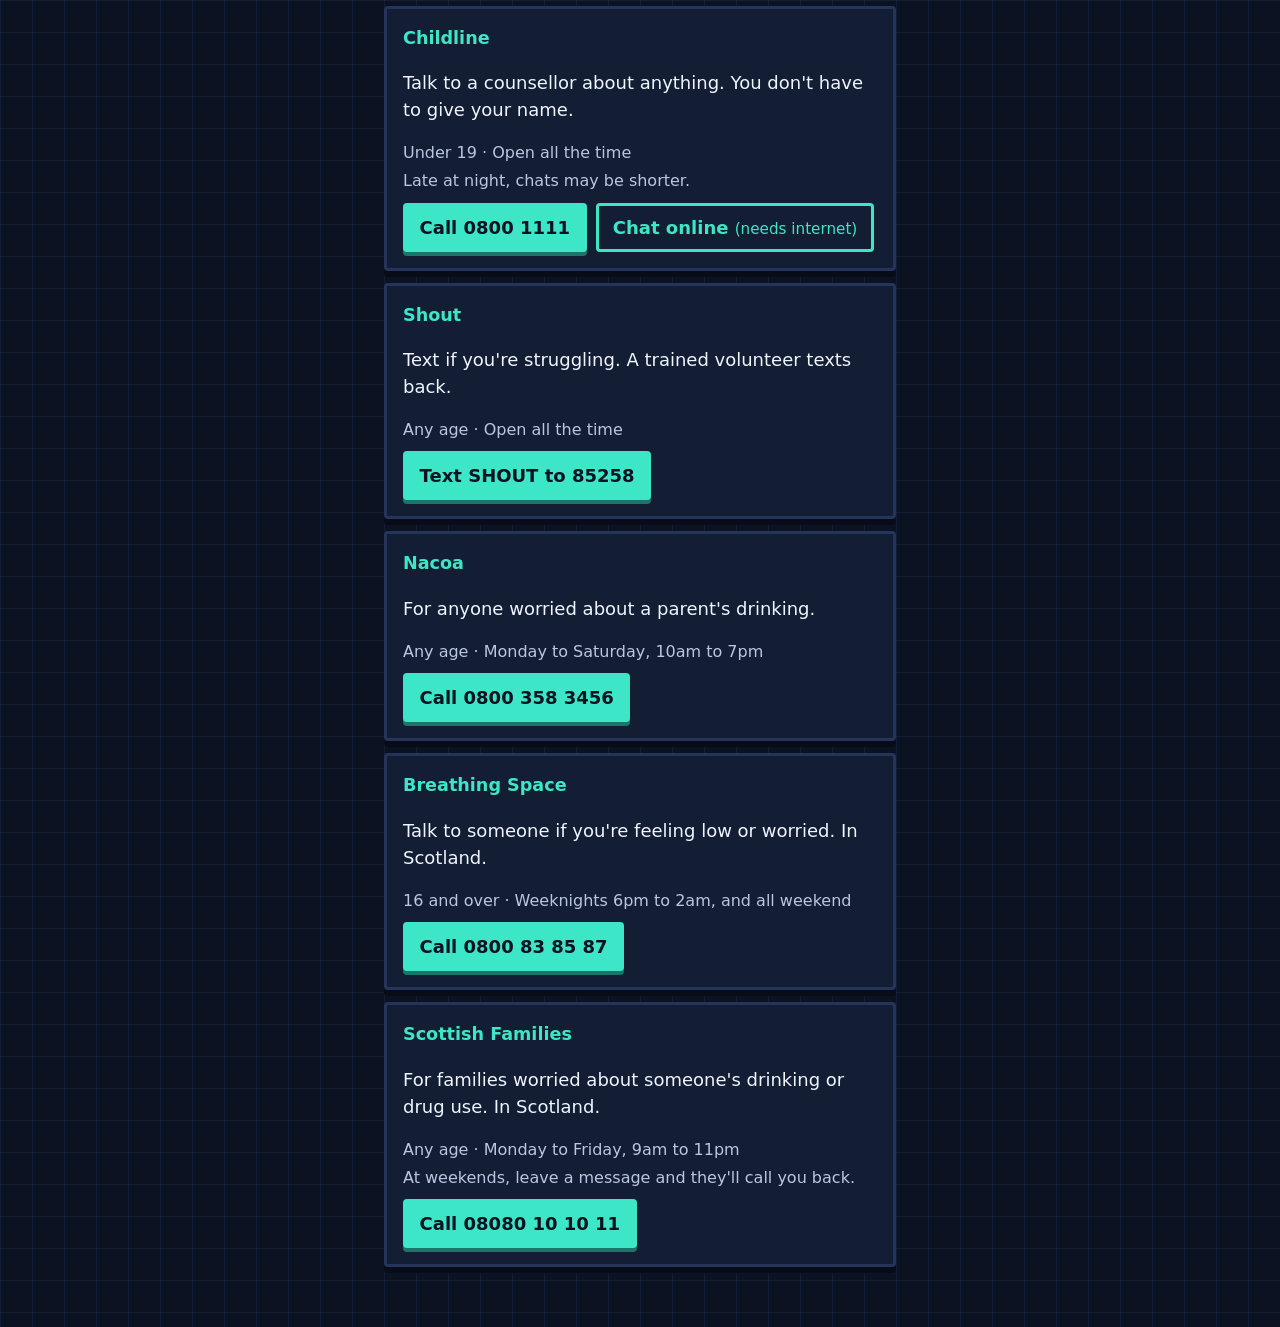
<file: src/offline.html>
<!doctype html>
<html lang="en-GB">
<head>
  <meta charset="utf-8">
  <meta name="viewport" content="width=device-width, initial-scale=1">
  <title>Help without the internet (prototype)</title>
  <!-- Styles are in this file on purpose, so the page still looks right offline.
       Same night-time game look as the Turtle Toast hub (styles.css). -->
  <style>
    :root {
      --g-bg: #0b1222;           /* deep night blue */
      --g-panel: #131d33;
      --g-line: #24345a;
      --g-text: #eef5ff;         /* 16:1 on --g-bg */
      --g-muted: #b9c7e0;        /* 10:1 on --g-bg */
      --g-guide: #3ee6c8;        /* teal glow, 12:1 */
      --g-chat: #7fb4ff;         /* sky blue */
      --g-adult: #ffc45c;        /* amber, 11:1 */
      --g-danger: #ff8f87;       /* light red, 7.6:1 */
      --banner: #fff3c4;
      --font: ui-rounded, "SF Pro Rounded", "Nunito", system-ui, -apple-system, "Segoe UI", Roboto, sans-serif;
    }
    * { box-sizing: border-box; }
    body {
      margin: 0; font-family: var(--font); font-size: 1.125rem; line-height: 1.5;
      color: var(--g-text); background-color: var(--g-bg);
      background-image:
        linear-gradient(rgba(127,180,255,.07) 1px, transparent 1px),
        linear-gradient(90deg, rgba(127,180,255,.07) 1px, transparent 1px);
      background-size: 32px 32px;
    }
    main { max-width: 34rem; margin: 0 auto; padding: 1rem 1rem 3rem; }
    h1 { font-size: 1.9rem; font-weight: 900; line-height: 1.2; margin: .5rem 0 .75rem; text-align: center; text-shadow: 3px 3px 0 var(--g-line); }
    h2 { font-size: 1.25rem; font-weight: 900; margin: 1.75rem 0 .5rem; }
    h3 { font-size: 1.1rem; font-weight: 900; margin: 0 0 .25rem; color: var(--g-guide); }
    a { color: var(--g-guide); }
    :focus-visible { outline: 3px solid var(--g-adult); outline-offset: 3px; }

    .prototype-banner { margin: 0; padding: .5rem 1rem; background: var(--banner); color: #142320; font-size: 1rem; text-align: center; }
    .top {
      position: sticky; top: 0; z-index: 5; display: flex; gap: .5rem; align-items: center; justify-content: space-between;
      padding: .6rem 1rem; background: var(--g-bg); border-bottom: 2px solid var(--g-line);
    }
    .quick-exit { white-space: nowrap; font: inherit; font-weight: 900; border: 0; border-radius: 4px; padding: .5rem .9rem; cursor: pointer; background: var(--g-text); color: var(--g-bg); box-shadow: 0 4px 0 var(--g-muted); }
    .emergency { font-weight: 900; color: var(--g-danger); }

    .art { display: block; width: 100%; max-width: 220px; height: auto; margin: .5rem auto 0; }
    .lead { color: var(--g-muted); text-align: center; margin: .25rem 0; }
    .works { color: var(--g-text); text-align: center; font-weight: 700; }
    .saved {
      display: inline-flex; gap: .4rem; align-items: center; margin: .5rem auto 0; padding: .35rem .7rem;
      border: 2px solid var(--g-guide); border-radius: 4px; color: var(--g-guide); font-size: 1rem; font-weight: 700;
      background: rgba(62,230,200,.08);
    }
    .saved:empty { display: none; }
    .center { text-align: center; }

    .card {
      background: var(--g-panel); color: var(--g-text);
      border: 3px solid var(--g-line); border-radius: 4px; box-shadow: 0 6px 0 #070c18;
      padding: 1rem; margin: .75rem 0;
    }
    .urgent-card { border-color: var(--g-danger); }
    .urgent-card h2 { color: var(--g-danger); margin-top: 0; }
    .remember-card { border-color: var(--g-guide); }
    .calm-card { border-color: var(--g-chat); }
    ol, ul { padding-left: 1.25rem; }
    li { margin-bottom: .4rem; }
    li::marker { color: var(--g-guide); font-weight: 900; }
    .urgent-card li::marker { color: var(--g-danger); }
    .meta { color: var(--g-muted); font-size: 1rem; margin: .25rem 0; }
    .call999 { display: inline-block; margin-top: .25rem; padding: .55rem 1rem; border-radius: 4px; background: var(--g-danger); color: var(--g-bg); font-weight: 900; text-decoration: none; box-shadow: 0 4px 0 #8a3a35; }
    .contacts { display: flex; flex-wrap: wrap; gap: .6rem; margin-top: .6rem; }
    .contacts a {
      display: inline-block; padding: .5rem .85rem; border-radius: 4px; font-weight: 900; text-decoration: none;
      border: 3px solid var(--g-guide); color: var(--g-guide);
    }
    .contacts a.call { background: var(--g-guide); color: var(--g-bg); box-shadow: 0 4px 0 #1b7568; }
    .needs-net { font-weight: 400; font-size: .95rem; }
  </style>
</head>
<body>
  <p class="prototype-banner">Prototype only. This is not a real service. In an emergency, call 999.</p>

  <div class="top">
    <button type="button" class="quick-exit" id="quick-exit">Quick exit</button>
    <a class="emergency" href="tel:999">In danger right now? Call 999</a>
  </div>

  <main id="main">
    <img class="art" src="images/turtle-toast-game-a-pixel.svg" alt="" width="320" height="300">
    <h1>Help, even without the internet</h1>
    <p class="lead">This page is saved on your phone. It opens with no Wi-Fi and no data.</p>
    <p class="works">Calls and texts still work without the internet.</p>
    <p class="center"><span class="saved" id="saved" role="status"></span></p>

    <div class="card urgent-card">
      <h2>If a grown-up won't wake up</h2>
      <ol>
        <li>Call <strong>999</strong>.</li>
        <li>Ask for an <strong>ambulance</strong>.</li>
        <li>Say where you are.</li>
        <li>Stay on the phone. They will tell you what to do.</li>
      </ol>
      <a class="call999" href="tel:999">Call 999</a>
      <p class="meta">You are doing the right thing. You won't be in trouble for calling.</p>
    </div>

    <h2>Remember</h2>
    <div class="card remember-card">
      <ul>
        <li>It's never because of you.</li>
        <li>Fixing it isn't your job.</li>
        <li>All your feelings are OK.</li>
        <li>It's OK to tell someone safe, even if it's a secret.</li>
        <li>Don't touch pills, needles or bottles. Tell a safe grown-up.</li>
      </ul>
    </div>

    <h2>If you feel scared right now</h2>
    <div class="card calm-card">
      <ul>
        <li>Go to a safe spot, like your room or a friend's house.</li>
        <li>Breathe in slowly while you count to 4. Breathe out while you count to 4. Do it 5 times.</li>
        <li>Message someone you trust.</li>
      </ul>
    </div>

    <h2>Who you can talk to</h2>
    <p class="meta">Opening times can change.</p>
    <div id="services"></div>
  </main>

  <script src="data/help-now.js"></script>
  <script>
    // Quick exit: like the hub, go back to the game and replace this page in history.
    // With no internet the game can't load, so go to a blank page instead.
    document.getElementById("quick-exit").addEventListener("click", () => {
      window.location.replace(navigator.onLine ? "index.html#/" : "about:blank");
    });

    // The squad's Help now list, so the numbers stay the same as the hub
    const esc = (s) => String(s).replace(/[&<>"']/g, (c) =>
      ({ "&": "&amp;", "<": "&lt;", ">": "&gt;", '"': "&quot;", "'": "&#39;" }[c]));
    const services = (window.DATA && window.DATA.helpNow) || [];
    document.getElementById("services").innerHTML = services.map((s) => `
      <div class="card">
        <h3>${esc(s.name)}</h3>
        <p>${esc(s.what)}</p>
        <p class="meta">${esc(s.who)} · ${s.always ? "Open all the time" : esc(s.hoursText)}</p>
        ${s.note ? `<p class="meta">${esc(s.note)}</p>` : ""}
        <div class="contacts">
          ${s.contacts.map((c) => c.href.startsWith("http")
            ? `<a href="${esc(c.href)}">${esc(c.label)} <span class="needs-net">(needs internet)</span></a>`
            : `<a class="call" href="${esc(c.href)}">${esc(c.label)}</a>`).join("")}
        </div>
      </div>`).join("");

    // Save this page on the phone (needs the page to come from a web address, not a file)
    const saved = document.getElementById("saved");
    if ("serviceWorker" in navigator && location.protocol.startsWith("http")) {
      navigator.serviceWorker.register("sw.js").catch(() => {}); // some browsers block this; the page still works
      navigator.serviceWorker.ready.then(() => {
        saved.textContent = "✓ Saved on this phone";
      });
    }
  </script>
</body>
</html>
</file>
<file: src/styles.css>
/* The look. Change colours and fonts here first. */
:root {
  /* Hackathon teal palette, made friendly for children */
  --bg: #f4f8f6;
  --text: #142320;
  --muted: #3f4f4b;          /* 8:1 on white */
  --primary: #0f6b5c;        /* teal, 6.5:1 on white */
  --primary-text: #ffffff;
  --primary-soft: #d6ebe6;
  --card: #ffffff;
  --border: #c9d1ce;
  --chat: #1d5fa8;           /* blue, 6:1 on white */
  --chat-soft: #dce8f6;
  --adult: #8a4b0f;          /* warm amber, 6.6:1 on white */
  --adult-soft: #f6e6d3;
  --urgent: #b3261e;         /* red for emergencies, 6:1 on white */
  --banner: #fff3c4;
  --focus: #ffbf47;
  --helper-bubble: #d6ebe6;
  --you-bubble: #dce8f6;
  --host-bg: #1d3557;        /* the pretend game app */
  --host-accent: #2a9d8f;
  --font: ui-rounded, "SF Pro Rounded", "Nunito", system-ui, -apple-system, "Segoe UI", Roboto, sans-serif;
  --radius: 16px;
}

* { box-sizing: border-box; }
body {
  margin: 0;
  font-family: var(--font);
  font-size: 1.125rem;
  line-height: 1.5;
  color: var(--text);
  background: var(--bg);
}
main { max-width: 34rem; margin: 0 auto; padding: 1rem 1rem 3rem; }
h1 { font-size: 1.75rem; line-height: 1.2; margin: .5rem 0 .75rem; }
h2 { font-size: 1.25rem; margin: 1.5rem 0 .5rem; }
h1:focus { outline: none; }
a { color: var(--primary); }

:focus-visible { outline: 3px solid var(--focus); outline-offset: 2px; box-shadow: 0 0 0 6px var(--text); }

.skip-link { position: absolute; left: -999px; }
.skip-link:focus { left: 1rem; top: 1rem; background: #fff; padding: .5rem; z-index: 10; }

.prototype-banner { margin: 0; padding: .5rem 1rem; background: var(--banner); color: var(--text); font-size: .9rem; text-align: center; }

/* Hub header: quick exit and 999 always visible */
.hub-header {
  position: sticky; top: 0; z-index: 5;
  display: flex; justify-content: space-between; align-items: center; gap: .5rem;
  padding: .5rem 1rem; background: var(--bg); border-bottom: 1px solid var(--border);
}
.hub-header[hidden] { display: none; }
.quick-exit {
  font: inherit; font-weight: 700; font-size: 1rem;
  background: var(--text); color: #fff; border: 0; border-radius: 8px; padding: .5rem .9rem; cursor: pointer;
}
.emergency { color: var(--urgent); font-weight: 700; font-size: .95rem; text-align: right; }

.lead { font-size: 1.15rem; }
.muted { color: var(--muted); }
.reassure { margin-top: 1.5rem; padding: 1rem; background: var(--helper-bubble); border-radius: var(--radius); font-weight: 600; }
.demo-note { font-size: .9rem; color: var(--muted); border-left: 4px solid var(--border); padding-left: .75rem; }
.back { display: inline-block; margin-top: .5rem; }
.back::before { content: "← "; }

/* Cards: the big tappable choices */
.cards { list-style: none; padding: 0; margin: 1rem 0; display: grid; gap: .75rem; }
.card {
  display: block; padding: 1rem 1.1rem; background: var(--card);
  border: 2px solid var(--border); border-radius: var(--radius);
  text-decoration: none; color: var(--text);
}
.card:hover { border-color: var(--primary); }
.card-title { display: block; font-weight: 700; font-size: 1.2rem; color: var(--primary); }
.card-text { display: block; color: var(--muted); }
.card-urgent { border-color: var(--urgent); }
.card-urgent .card-title { color: var(--urgent); }
.card-urgent .card-title::before { content: "Urgent: "; }

.urgent a { display: block; padding: .9rem; background: var(--urgent); color: #fff; font-weight: 700; text-align: center; border-radius: var(--radius); text-decoration: none; }
.steps li, .say li { margin-bottom: .5rem; }

.button {
  display: inline-block; font: inherit; font-weight: 700;
  background: var(--primary); color: var(--primary-text);
  border: 2px solid var(--primary); border-radius: 8px; padding: .65rem 1.1rem;
  text-decoration: none; cursor: pointer;
}
.button-secondary { background: transparent; color: var(--primary); }
.actions { display: flex; flex-wrap: wrap; gap: .5rem; }

/* Chat */
.chat-log { list-style: none; padding: 0; margin: 1rem 0; display: flex; flex-direction: column; gap: .5rem; }
.msg { padding: .6rem .9rem; border-radius: var(--radius); max-width: 85%; }
.msg-helper { background: var(--helper-bubble); align-self: flex-start; }
.msg-you { background: var(--you-bubble); align-self: flex-end; }
.msg-who { display: block; font-size: .8rem; font-weight: 700; color: var(--muted); }
.chat-form label, .block-label { display: block; font-weight: 600; margin: 1rem 0 .3rem; }
.chat-row { display: flex; gap: .5rem; }
input[type="text"], textarea {
  font: inherit; width: 100%; padding: .6rem; border: 2px solid var(--muted); border-radius: 8px; background: #fff;
}
textarea { margin-bottom: 1rem; }

/* Text a safe adult */
fieldset { border: 0; padding: 0; margin: 0 0 .5rem; }
legend h2 { margin-bottom: .5rem; }
.choice { display: flex; align-items: flex-start; gap: .6rem; padding: .6rem .75rem; margin-bottom: .4rem; background: var(--card); border: 1px solid var(--border); border-radius: 8px; }
.choice input { width: 1.3rem; height: 1.3rem; margin-top: .2rem; flex: none; accent-color: var(--primary); }
.sent { margin-top: 1rem; padding: 1rem; background: var(--you-bubble); border-radius: var(--radius); }

/* The pretend game app */
body:not(.in-hub) { background: var(--host-bg); }
body:not(.in-hub) main { color: #fff; }
.host { text-align: center; padding-top: 1rem; }
.host-title { font-size: 2.2rem; letter-spacing: .05em; margin-bottom: 0; }
.host-tagline { margin-top: .25rem; opacity: .9; }
.host-play:focus-visible, .gh-pad button:focus-visible { outline: 3px solid #ffc45c; outline-offset: 3px; box-shadow: none; }

/* Gem Hop: the made-up game */
.gh-scores { display: flex; justify-content: center; gap: 1.5rem; margin: 1rem 0 .5rem; font-weight: 700; }
.gh-scores strong { font-variant-numeric: tabular-nums; color: #e9c46a; }
.gh-board {
  display: grid; gap: 4px; width: min(100%, 22rem); margin: 0 auto; padding: 6px;
  background: #13284a; border: 3px solid #2a9d8f; border-radius: 6px;
}
.gh-board:focus-visible { outline: 3px solid #ffc45c; outline-offset: 3px; box-shadow: none; }
.gh-row { display: grid; grid-template-columns: repeat(7, 1fr); gap: 4px; }
.gh-cell { aspect-ratio: 1; background: #1f3f66; border-radius: 3px; position: relative; }
.gh-cell.me { background: #2a9d8f; box-shadow: inset 0 -5px 0 #1d6f66; }
.gh-cell.me::before, .gh-cell.me::after { content: ""; position: absolute; top: 30%; width: 14%; height: 18%; background: #0b1222; }
.gh-cell.me::before { left: 26%; } .gh-cell.me::after { right: 26%; }
.gh-cell.gem::before { content: ""; position: absolute; inset: 24%; background: #ff7ac6; transform: rotate(45deg); box-shadow: 0 0 10px #ff7ac6; }
.gh-cell.rock { background: #6b7a8f; box-shadow: inset 0 -5px 0 #4a5566; }
.gh-msg { min-height: 1.5em; margin: .5rem 0 0; font-weight: 700; color: #ffc45c; }
.gh-pad { display: grid; grid-template-columns: repeat(3, 3.2rem); grid-template-rows: repeat(2, 3.2rem); gap: 6px; justify-content: center; margin: .5rem 0; }
.gh-pad button { font: inherit; font-size: 1.1rem; border: 0; border-radius: 6px; background: #e9c46a; color: #1d3557; cursor: pointer; box-shadow: 0 4px 0 #b08a2e; }
.gh-pad button:active { transform: translateY(3px); box-shadow: 0 1px 0 #b08a2e; }
.gh-pad [data-move="up"] { grid-column: 2; grid-row: 1; }
.gh-pad [data-move="left"] { grid-column: 1; grid-row: 2; }
.gh-pad [data-move="down"] { grid-column: 2; grid-row: 2; }
.gh-pad [data-move="right"] { grid-column: 3; grid-row: 2; }
.gh-how { font-size: .95rem; opacity: .9; margin: .5rem auto 1rem; max-width: 24rem; }

/* Turtle Toast plug-in: a floating button and a small pop-up over the game */
.tt-launcher {
  position: fixed; z-index: 20;
  right: max(16px, env(safe-area-inset-right, 0px)); bottom: calc(16px + env(safe-area-inset-bottom, 0px));
  display: flex; align-items: center; gap: .5rem; padding: .35rem .9rem .35rem .35rem;
  font: inherit; font-weight: 900; color: #0b1222; background: #3ee6c8; border: 3px solid #0b1222;
  border-radius: 6px; box-shadow: 0 5px 0 #1b7568, 0 8px 20px rgba(0,0,0,.35); cursor: pointer;
}
.tt-launcher img { width: 2.6rem; height: 2.6rem; object-fit: cover; object-position: 50% 30%; border-radius: 4px; background: #2b1b6b; }
.tt-launcher:focus-visible { outline: 3px solid #ffc45c; outline-offset: 3px; box-shadow: none; }
.tt-pop {
  position: fixed; z-index: 21;
  right: max(16px, env(safe-area-inset-right, 0px)); bottom: calc(88px + env(safe-area-inset-bottom, 0px));
  width: min(22rem, calc(100vw - 32px)); padding: 1rem; text-align: left;
  background: #131d33; color: #eef5ff; border: 3px solid #3ee6c8; border-radius: 6px;
  box-shadow: 0 6px 0 #1b7568, 0 16px 40px rgba(0,0,0,.5);
}
.tt-pop[hidden] { display: none; }
.tt-pop-head { display: flex; align-items: center; justify-content: space-between; gap: .5rem; padding-bottom: .6rem; border-bottom: 2px solid #24345a; }
.tt-pop-brand { display: flex; align-items: center; gap: .5rem; font-weight: 900; color: #ffc45c; }
.tt-pop-brand img { width: 2rem; height: 2rem; object-fit: cover; object-position: 50% 30%; border-radius: 3px; background: #2b1b6b; }
.tt-close { font: inherit; font-size: 1rem; width: 2.25rem; height: 2.25rem; border: 2px solid #b9c7e0; border-radius: 4px; background: transparent; color: #eef5ff; cursor: pointer; }
.tt-pop h2 { margin: .75rem 0 .25rem; font-size: 1.35rem; font-weight: 900; color: #eef5ff; }
.tt-pop h2:focus { outline: none; }
.tt-pop p { margin: .25rem 0 .5rem; color: #b9c7e0; }
.tt-pop .tt-private { display: inline-flex; align-items: center; gap: .4rem; padding: .3rem .6rem; border: 2px solid #3ee6c8; border-radius: 4px; color: #3ee6c8; font-size: .9rem; font-weight: 700; background: rgba(62,230,200,.08); }
.tt-go { display: block; margin-top: .75rem; padding: .75rem; text-align: center; font-weight: 900; text-decoration: none; color: #0b1222; background: #3ee6c8; border-radius: 4px; box-shadow: 0 4px 0 #1b7568; }
.tt-later { display: block; width: 100%; margin-top: .6rem; padding: .5rem; font: inherit; font-weight: 700; color: #b9c7e0; background: transparent; border: 0; cursor: pointer; text-decoration: underline; }
.tt-pop :focus-visible { outline: 3px solid #ffc45c; outline-offset: 3px; box-shadow: none; }
@media (prefers-reduced-motion: no-preference) {
  .tt-pop:not([hidden]) { animation: tt-in .18s ease-out; }
  .tt-launcher { animation: tt-nudge 4s ease-in-out 1.5s 2; }
}
@keyframes tt-in { from { transform: translateY(8px); opacity: .4; } to { transform: none; opacity: 1; } }
@keyframes tt-nudge { 0%, 90%, 100% { transform: none; } 94% { transform: translateY(-4px); } }
/* Leave room so the floating button never covers the game */
body:not(.in-hub) main { padding-bottom: 6rem; }

/* Game look for every hub screen: blocky and futuristic (inspired, not copied) */
body.in-hub {
  --g-bg: #0b1222;           /* deep night blue */
  --g-panel: #131d33;
  --g-line: #24345a;
  --g-text: #eef5ff;         /* 16:1 on --g-bg */
  --g-muted: #b9c7e0;        /* 10:1 on --g-bg */
  --g-guide: #3ee6c8;        /* teal glow, 12:1 */
  --g-chat: #7fb4ff;         /* sky blue, 8.6:1 */
  --g-adult: #ffc45c;        /* amber, 11:1 */
  --g-danger: #ff8f87;       /* light red, 7.6:1 */
  background-image:
    linear-gradient(rgba(127,180,255,.07) 1px, transparent 1px),
    linear-gradient(90deg, rgba(127,180,255,.07) 1px, transparent 1px);
  background-size: 32px 32px;
  background-color: var(--g-bg);
  color: var(--g-text);
}
body.in-hub .hub-header { background: var(--g-bg); border-bottom-color: var(--g-line); }
body.in-hub .quick-exit { background: var(--g-text); color: var(--g-bg); border-radius: 4px; box-shadow: 0 4px 0 var(--g-muted); }
body.in-hub .emergency { color: var(--g-danger); }
body.in-hub :focus-visible { outline: 3px solid var(--g-adult); outline-offset: 3px; box-shadow: none; }

/* The other hub screens (guide, chat, safe adult) in the same look */
body.in-hub a { color: var(--g-guide); }
body.in-hub h1 { font-weight: 900; text-shadow: 3px 3px 0 var(--g-line); }
body.in-hub h2 { font-weight: 900; }
body.in-hub .lead, body.in-hub .muted { color: var(--g-muted); }
body.in-hub .back { font-weight: 700; }
body.in-hub .demo-note { color: var(--g-muted); border-left-color: var(--g-line); }

body.in-hub .card {
  --c: var(--g-guide);
  background: var(--g-panel); color: var(--g-text);
  border: 3px solid var(--g-line); border-radius: 4px; box-shadow: 0 6px 0 #070c18;
}
body.in-hub .card:hover { border-color: var(--c); }
body.in-hub .card-title { color: var(--c); font-weight: 900; }
body.in-hub .card-text { color: var(--g-muted); }
body.in-hub .card-urgent { --c: var(--g-danger); border-color: var(--g-danger); }
body.in-hub .card-game { --c: var(--g-adult); border-color: var(--g-adult); }

body.in-hub .urgent a { background: var(--g-danger); color: var(--g-bg); border-radius: 4px; box-shadow: 0 4px 0 #8a3a35; }
body.in-hub .say li { background: var(--g-panel); border-left: 4px solid var(--g-chat); padding: .5rem .75rem; border-radius: 2px; }
body.in-hub .say { padding-left: 0; list-style: none; }
body.in-hub .steps li::marker { color: var(--g-guide); font-weight: 900; }

body.in-hub .button {
  background: var(--g-guide); color: var(--g-bg); border: 3px solid var(--g-guide);
  border-radius: 4px; box-shadow: 0 4px 0 #1b7568; font-weight: 900;
}
body.in-hub .button-secondary { background: transparent; color: var(--g-guide); }
body.in-hub .button:active { transform: translateY(3px); box-shadow: 0 1px 0 #1b7568; }

body.in-hub .msg { border-radius: 4px; }
body.in-hub .msg-helper { background: var(--g-panel); color: var(--g-text); border: 2px solid var(--g-guide); }
body.in-hub .msg-you { background: #1e3a66; color: var(--g-text); border: 2px solid var(--g-chat); }
body.in-hub .msg-who { color: var(--g-muted); }
body.in-hub input[type="text"], body.in-hub textarea {
  background: var(--g-panel); color: var(--g-text); border: 2px solid var(--g-muted); border-radius: 4px;
}
body.in-hub ::placeholder { color: var(--g-muted); opacity: 1; }

body.in-hub .choice { background: var(--g-panel); color: var(--g-text); border-color: var(--g-line); border-radius: 4px; }
body.in-hub .choice input { accent-color: var(--g-guide); }
body.in-hub .sent { background: var(--g-panel); border: 2px solid var(--g-guide); border-radius: 4px; }
/* Jodie's phone mock-up stays a light phone screen, so keep its text dark */
body.in-hub .sa-phone { color: var(--text); }
body.in-hub .sa-phone a { color: var(--primary); }

.hub-hello { text-align: center; }
.hub-art { display: block; width: 100%; max-width: 260px; height: auto; margin: .25rem auto 0; overflow: visible; }
.hub-hello h1 {
  font-size: 2rem; font-weight: 900; letter-spacing: .01em; margin-top: .5rem;
  color: var(--g-text); text-shadow: 3px 3px 0 var(--g-line);
}
.hub-hello .lead { color: var(--g-muted); max-width: 28rem; margin: 0 auto; }
.hub-private {
  display: flex; align-items: center; justify-content: center; gap: .5rem;
  width: fit-content; max-width: 100%; margin: 1rem auto 0; padding: .45rem .8rem;
  border: 2px solid var(--g-guide); border-radius: 4px; color: var(--g-guide);
  font-size: .95rem; font-weight: 700; background: rgba(62,230,200,.08);
}
.hub-private svg { flex: none; }
.hub-pick { text-align: center; margin-top: 1.75rem; color: var(--g-text); font-weight: 900; letter-spacing: .02em; }

.tiles { list-style: none; padding: 0; margin: 1rem 0; display: grid; gap: 1rem; }
.tile {
  --c: var(--g-guide);
  display: flex; align-items: center; gap: .9rem; min-height: 4.5rem;
  padding: 1rem; background: var(--g-panel); color: var(--g-text); text-decoration: none;
  border: 3px solid var(--c); border-radius: 4px;
  box-shadow: 0 6px 0 color-mix(in srgb, var(--c) 45%, var(--g-bg)), inset 0 0 18px color-mix(in srgb, var(--c) 18%, transparent);
}
.tile-chat { --c: var(--g-chat); }
.tile-adult { --c: var(--g-adult); }
.tile-icon {
  flex: none; width: 52px; height: 52px; display: grid; place-items: center;
  background: color-mix(in srgb, var(--c) 18%, var(--g-bg)); color: var(--c); border-radius: 2px;
}
.tile-body { min-width: 0; }
.tile-title { display: block; font-weight: 900; font-size: 1.2rem; color: var(--c); }
.tile-text { display: block; color: var(--g-muted); }
.tile-go { margin-left: auto; flex: none; color: var(--c); font-size: .9rem; }
.tile:active { transform: translateY(4px); box-shadow: 0 2px 0 color-mix(in srgb, var(--c) 45%, var(--g-bg)); }

.hub-fault {
  display: flex; align-items: center; gap: .75rem; margin-top: 1.5rem; padding: 1rem;
  background: var(--g-guide); color: var(--g-bg); font-weight: 900; font-size: 1.1rem; border-radius: 4px;
  box-shadow: 0 6px 0 color-mix(in srgb, var(--g-guide) 45%, var(--g-bg));
}
.hub-fault svg { flex: none; }

@media (prefers-reduced-motion: no-preference) {
  .tile { transition: transform .12s ease, box-shadow .12s ease; }
  .tile:hover { transform: translateY(-2px); }
  .art-buddy { animation: hop 2.4s ease-in-out infinite; }
  .art-float-1 { animation: bob 3.2s ease-in-out infinite; }
  .art-float-2 { animation: bob 3.6s ease-in-out infinite .6s; }
}
@keyframes hop { 0%, 70%, 100% { transform: translateY(0); } 80% { transform: translateY(-6px); } 90% { transform: translateY(0); } }
@keyframes bob { 0%, 100% { transform: translateY(0); } 50% { transform: translateY(-5px); } }

/* How did it go? (screens/check-in.js) */
.ci-banner {
  display: flex; align-items: center; gap: .9rem; margin: 1.5rem 0 0; padding: 1rem;
  background: var(--g-panel); color: var(--g-text); text-decoration: none;
  border: 3px solid var(--g-adult); border-radius: 4px;
  box-shadow: 0 6px 0 color-mix(in srgb, var(--g-adult) 45%, var(--g-bg)), inset 0 0 18px color-mix(in srgb, var(--g-adult) 18%, transparent);
}
body.in-hub a.ci-banner { color: var(--g-text); }
.ci-banner-dot { flex: none; width: 44px; height: 44px; display: grid; place-items: center; font-weight: 900; font-size: 1.4rem; background: var(--g-adult); color: var(--g-bg); border-radius: 2px; }
.ci-banner-body { min-width: 0; }
.ci-banner-title { display: block; font-weight: 900; font-size: 1.2rem; color: var(--g-adult); }
.ci-banner-text { display: block; color: var(--g-muted); }
.ci-banner .tile-go { color: var(--g-adult); }

.ci-plan { margin: 1rem 0; padding: .9rem 1rem; background: var(--g-panel); border-left: 4px solid var(--g-adult); border-radius: 2px; }
.ci-plan-label, .ci-plan-who { display: block; font-size: .9rem; color: var(--g-muted); }
.ci-choices, .ci-next { list-style: none; padding: 0; margin: 1rem 0; display: grid; gap: .75rem; }
.ci-choice, .ci-next-link {
  display: block; padding: .9rem 1rem; background: var(--g-panel); text-decoration: none;
  border: 3px solid var(--g-line); border-radius: 4px; box-shadow: 0 5px 0 #070c18;
}
body.in-hub .ci-choice { color: var(--g-text); font-weight: 900; font-size: 1.1rem; }
body.in-hub .ci-choice:hover, body.in-hub .ci-next-link:hover { border-color: var(--g-guide); }
.ci-next-title { display: block; font-weight: 900; color: var(--g-guide); }
.ci-next-text { display: block; color: var(--g-muted); }
.ci-next-text:empty { display: none; }
.ci-safe { margin-top: 1.25rem; color: var(--g-muted); }
body.in-hub .ci-safe a { color: var(--g-danger); font-weight: 900; }
.ci-fault { margin-top: 1.25rem; }

/* Danger links in the top bar: call 999, or what to do if someone won't wake up */
.hub-header .quick-exit { flex: none; white-space: nowrap; }
.emergency-group { display: flex; flex-direction: column; align-items: flex-end; gap: .15rem; min-width: 0; }

/* The "what happens if I tell?" prompt in the guide */
.tell-prompt { margin-top: 1.25rem; padding: .75rem 1rem; background: var(--g-panel); border-left: 4px solid var(--g-adult); border-radius: 2px; font-weight: 700; }
body.in-hub .tell-prompt a { color: var(--g-adult); }

/* Need urgent help (screens/urgent.js) */
.urgent-note { margin: .4rem 0 0; font-size: .95rem; color: var(--g-muted); text-align: center; }
.urgent-list { display: grid; gap: .75rem; margin: 1rem 0; }
.urgent-item { background: var(--g-panel); border: 3px solid var(--g-danger); border-radius: 4px; box-shadow: 0 5px 0 #8a3a35; }
.urgent-item summary { cursor: pointer; padding: .9rem 1rem; font-weight: 900; font-size: 1.1rem; color: var(--g-danger); list-style: none; display: flex; justify-content: space-between; gap: .75rem; }
.urgent-item summary::-webkit-details-marker { display: none; }
.urgent-item summary::after { content: "+"; flex: none; font-size: 1.3rem; line-height: 1; }
.urgent-item[open] summary::after { content: "−"; }
.urgent-item .steps { margin: 0 1rem .75rem; padding-left: 1.4rem; color: var(--g-text); }
.urgent-item > a { display: inline-block; margin: 0 1rem 1rem; font-weight: 700; }
</file>
<file: src/world.css>
/* Explore the safe space: the walk-around game (screens/world.js).
   Uses the same blocky, night-time game look as the hub landing page in styles.css. */

body[data-screen="world"] {
  --g-bg: #0b1222;
  --g-panel: #131d33;
  --g-line: #24345a;
  --g-text: #eef5ff;         /* 16:1 on --g-bg */
  --g-muted: #b9c7e0;        /* 10:1 on --g-bg */
  --g-guide: #3ee6c8;
  --g-chat: #7fb4ff;
  --g-adult: #ffc45c;
  --g-danger: #ff8f87;
  background-image:
    linear-gradient(rgba(127,180,255,.07) 1px, transparent 1px),
    linear-gradient(90deg, rgba(127,180,255,.07) 1px, transparent 1px);
  background-size: 32px 32px;
  background-color: var(--g-bg);
  color: var(--g-text);
}
body[data-screen="world"] .hub-header { background: var(--g-bg); border-bottom-color: var(--g-line); }
body[data-screen="world"] .quick-exit { background: var(--g-text); color: var(--g-bg); border-radius: 4px; box-shadow: 0 4px 0 var(--g-muted); }
body[data-screen="world"] .emergency { color: var(--g-danger); }
body[data-screen="world"] :focus-visible { outline: 3px solid var(--g-adult); outline-offset: 3px; box-shadow: none; }
body[data-screen="world"] a { color: var(--g-guide); }
body[data-screen="world"] h1 { font-weight: 900; text-shadow: 3px 3px 0 var(--g-line); }
body[data-screen="world"] .lead, .world-how { color: var(--g-muted); }

/* The game itself */
.world {
  position: relative; margin: 1rem 0 .75rem;
  border: 3px solid var(--g-guide); border-radius: 4px; overflow: hidden;
  background: var(--g-bg);
  box-shadow: 0 6px 0 color-mix(in srgb, var(--g-guide) 45%, var(--g-bg));
}
.world-canvas { display: block; width: 100%; height: min(64vh, 520px); touch-action: none; cursor: pointer; }
body[data-screen="world"] .world-canvas:focus-visible { outline: 3px solid var(--g-adult); outline-offset: -6px; }

/* The box that opens when you reach a house */
.world-panel {
  --c: var(--g-guide);
  position: absolute; left: .5rem; right: .5rem; bottom: .75rem; max-height: 62%; overflow: auto;
  background: var(--g-panel); color: var(--g-text);
  border: 3px solid var(--c); border-radius: 4px; padding: .75rem 1rem;
  box-shadow: 0 6px 0 color-mix(in srgb, var(--c) 45%, var(--g-bg)), inset 0 0 18px color-mix(in srgb, var(--c) 18%, transparent);
}
.world-panel[hidden] { display: none; }
.world-panel-head { display: flex; justify-content: space-between; align-items: flex-start; gap: .5rem; }
.world-panel h2 { margin: 0; font-size: 1.2rem; font-weight: 900; color: var(--c); }
.world-panel h2:focus { outline: none; }
.world-panel p, .world-panel ul, .world-panel ol { margin: .5rem 0; }
.world-panel ul, .world-panel ol { padding-left: 1.25rem; }
.world-panel h3 { margin: .75rem 0 .25rem; font-size: 1rem; font-weight: 900; color: var(--c); }
.world-actions { display: flex; flex-wrap: wrap; gap: .6rem; }
.world-button {
  display: inline-block; font-weight: 900; text-decoration: none; padding: .55rem 1rem;
  background: var(--c); border-radius: 4px;
  box-shadow: 0 4px 0 color-mix(in srgb, var(--c) 45%, var(--g-bg));
}
body[data-screen="world"] .world-button { color: var(--g-bg); }
.world-button-urgent { --c: var(--g-danger); }
.world-button:active { transform: translateY(3px); box-shadow: 0 1px 0 color-mix(in srgb, var(--c) 45%, var(--g-bg)); }
.world-close {
  flex: none; font: inherit; font-weight: 700; font-size: .95rem; cursor: pointer;
  background: transparent; color: var(--g-text); border: 2px solid var(--g-muted); border-radius: 4px; padding: .2rem .6rem;
}

/* Breathing square at the calm pond */
.breathe { display: grid; place-items: center; height: 110px; }
.breathe-circle {
  width: 96px; height: 96px; border-radius: 4px;
  background: color-mix(in srgb, var(--g-chat) 20%, var(--g-bg)); border: 4px solid var(--g-chat);
  transform: scale(.45); transition: transform 4s ease-in-out;
}
.breathe-circle.is-in { transform: scale(1); }
.breathe-word { text-align: center; font-weight: 900; font-size: 1.3rem; color: var(--g-chat); min-height: 1.5em; }
@media (prefers-reduced-motion: reduce) { .breathe-circle { transition: none; } }

/* Arrow buttons under the game */
.world-pad {
  display: grid; grid-template-columns: repeat(3, 3.5rem); grid-template-rows: repeat(2, 3.5rem);
  gap: .5rem; justify-content: center; margin: .75rem 0 1rem;
}
.world-pad button {
  font: inherit; font-size: 1.2rem; cursor: pointer;
  background: var(--g-panel); color: var(--g-guide);
  border: 3px solid var(--g-guide); border-radius: 4px;
  box-shadow: 0 5px 0 color-mix(in srgb, var(--g-guide) 45%, var(--g-bg));
  touch-action: none; user-select: none; -webkit-user-select: none;
}
.world-pad button:active { transform: translateY(4px); box-shadow: 0 1px 0 color-mix(in srgb, var(--g-guide) 45%, var(--g-bg)); }
.world-pad [data-dir="up"] { grid-column: 2; grid-row: 1; }
.world-pad [data-dir="left"] { grid-column: 1; grid-row: 2; }
.world-pad [data-dir="down"] { grid-column: 2; grid-row: 2; }
.world-pad [data-dir="right"] { grid-column: 3; grid-row: 2; }

/* The plain list of houses, as hub-style tiles */
.world-list-heading { font-weight: 900; }
.world-group { color: var(--c); font-size: 1.1rem; margin: 1.25rem 0 0; }
.world-list button span:last-child { color: var(--c); }
.world-list { list-style: none; padding: 0; margin: .75rem 0; display: grid; gap: .85rem; }
.world-list button {
  display: flex; justify-content: space-between; align-items: center; gap: .75rem; width: 100%;
  text-align: left; font: inherit; font-weight: 900; cursor: pointer;
  background: var(--g-panel); color: var(--g-text); /* white text: 14:1, whatever the group colour */
  border: 3px solid var(--c); border-radius: 4px; padding: .7rem .9rem;
  box-shadow: 0 5px 0 color-mix(in srgb, var(--c) 45%, var(--g-bg));
}
.world-list button:active { transform: translateY(4px); box-shadow: 0 1px 0 color-mix(in srgb, var(--c) 45%, var(--g-bg)); }

/* The way in, at the bottom of "What do I do?" */
.card-game { border-style: dashed; border-color: var(--primary); }
.card-game .card-title::before { content: "▶ "; }

.visually-hidden {
  position: absolute; width: 1px; height: 1px; margin: -1px; padding: 0;
  overflow: hidden; clip: rect(0 0 0 0); white-space: nowrap; border: 0;
}

/* Hidden treasure chests */
.treasure-counter { display: inline-block; margin: 0 0 .75rem; padding: .3rem .7rem; border: 2px solid var(--g-adult, #ffc45c); color: var(--g-adult, #ffc45c); font-weight: 900; border-radius: 4px; }
.treasure-message { font-size: 1.25rem; font-weight: 900; }
.treasure-count { color: var(--g-muted, #b9c7e0); }

/* A short message over the game (bone and dog) */
.world-toast {
  position: absolute; left: 50%; top: .75rem; transform: translateX(-50%); width: max-content; max-width: calc(100% - 1.5rem);
  margin: 0; padding: .5rem .8rem; background: var(--g-panel, #131d33); color: var(--g-text, #eef5ff);
  border: 2px solid var(--g-adult, #ffc45c); border-radius: 4px; font-weight: 700; text-align: center;
}
.world-toast[hidden] { display: none; }

/* Star-gazing hill */
.sky { position: relative; aspect-ratio: 5 / 3; margin: .75rem 0; background: #060b16; border: 2px solid var(--c); border-radius: 4px; }
.sky-lines { position: absolute; inset: 0; width: 100%; height: 100%; }
.sky-lines polyline { fill: none; stroke: #c9a7ff; stroke-width: .6; stroke-linejoin: round; }
.sky-star {
  position: absolute; width: 44px; height: 44px; transform: translate(-50%, -50%);
  background: none; border: 0; padding: 0; cursor: pointer;
}
.sky-star::before { content: ""; position: absolute; left: 50%; top: 50%; width: 10px; height: 10px; transform: translate(-50%, -50%) rotate(45deg); background: #fff7d6; box-shadow: 0 0 8px #fff7d6; }
.sky-star[aria-pressed="true"]::before { background: #c9a7ff; box-shadow: 0 0 12px #c9a7ff; width: 14px; height: 14px; }
.sky-made { min-height: 1.5em; color: var(--g-muted, #b9c7e0); }
.sky-clear { margin-top: .25rem; }

/* 5 4 3 2 1 garden */
.garden-ask { font-size: 1.15rem; font-weight: 900; }
.garden-ask:focus { outline: none; }
.garden-blocks { display: flex; flex-wrap: wrap; gap: .4rem; margin: .5rem 0; padding: 0; list-style: none; }
.garden-block {
  display: grid; place-items: center; min-width: 2.4rem; min-height: 2.4rem; padding: .2rem .6rem;
  border: 2px dashed var(--c); border-radius: 4px; color: var(--g-muted, #b9c7e0); font-weight: 900;
}
.garden-block.is-on { border-style: solid; background: var(--c); color: var(--g-bg, #0b1222); }
.garden-form label { display: block; font-weight: 700; margin: .5rem 0 .3rem; }
.garden-hint { font-weight: 400; color: var(--g-muted, #b9c7e0); }
.garden-row { display: flex; gap: .5rem; }
.garden-row input {
  flex: 1; min-width: 0; font: inherit; padding: .5rem; border-radius: 4px;
  border: 2px solid var(--g-muted, #b9c7e0); background: var(--g-bg, #0b1222); color: var(--g-text, #eef5ff);
}
.garden-error { min-height: 1.2em; margin: .3rem 0 0; color: var(--g-danger, #ff8f87); }
.garden-private { font-size: .9rem; color: var(--g-muted, #b9c7e0); }
.garden-summary { padding-left: 1.2rem; }
.garden-progress { color: var(--g-muted, #b9c7e0); }
button.world-button { font: inherit; font-weight: 900; border: 0; cursor: pointer; }
</file>
<file: src/help-now.css>
/* Help right now screen. Open and closed use words and a symbol, not just colour. */
.help-time { font-weight: 700; }
.help-list { list-style: none; padding: 0; margin: .75rem 0 1.5rem; display: grid; gap: .75rem; }
.help-card {
  padding: 1rem 1.1rem; border-radius: var(--radius);
  background: var(--card); border: 2px solid var(--border);
}
.help-card h3 { margin: 0 0 .4rem; font-size: 1.3rem; }
.help-card p { margin: .4rem 0; }
.help-facts { font-size: 1rem; color: var(--muted); }
.help-actions { display: flex; flex-wrap: wrap; gap: .5rem; margin-top: .75rem; }
.help-actions .button { text-decoration: none; }

.status {
  display: inline-block; padding: .2rem .7rem; border-radius: 999px;
  font-weight: 700; font-size: 1rem;
}
.status-open { background: #1a7f45; color: #fff; }      /* 5.3:1 */
.status-closed { background: var(--urgent); color: #fff; } /* 6:1 */

/* In the hub's dark game look */
body.in-hub .help-card { background: var(--g-panel); border-color: var(--g-line); }
body.in-hub .help-card-closed { opacity: 1; border-style: dashed; }
body.in-hub .help-facts { color: var(--g-muted); }
body.in-hub .status-open { background: #6ee7a0; color: #0b1222; }   /* 12:1 */
body.in-hub .status-closed { background: var(--g-danger); color: #0b1222; } /* 8:1 */
body.in-hub .help-card h3 { color: var(--g-text); }
#help-pretend { font: inherit; font-size: 1rem; margin-left: .25rem; padding: .3rem; }

/* Home page tile for Help right now */
.tile-help { --c: #6ee7a0; } /* green, 12:1 on the hub background */
</file>
<file: src/if-i-tell.css>
/* What happens if I tell? Questions open and close with a tap, Enter or Space. */
.tell-hint { color: var(--muted); }
.tell-list { display: grid; gap: .6rem; margin: 1rem 0 1.5rem; }
.tell-item {
  background: var(--card); border: 2px solid var(--border); border-radius: var(--radius);
  padding: 0 1rem;
}
.tell-item summary {
  cursor: pointer; padding: .9rem 0; font-weight: 700; font-size: 1.15rem;
  list-style: none; display: flex; justify-content: space-between; gap: .75rem; align-items: center;
}
.tell-item summary::-webkit-details-marker { display: none; }
.tell-item summary::after { content: "+"; font-size: 1.5rem; line-height: 1; flex: none; }
.tell-item[open] summary::after { content: "−"; }
.tell-item p { margin: 0 0 .9rem; }

/* In the hub's dark game look */
body.in-hub .tell-hint { color: var(--g-muted); }
body.in-hub .tell-item { background: var(--g-panel); border-color: var(--g-line); }
body.in-hub .tell-item summary { color: var(--g-adult); }
body.in-hub .tell-item[open] { border-color: var(--g-adult); }

/* Home page tile for What happens if I tell? */
.tile-tell { --c: #f5a8d8; } /* pink, 10:1 on the hub background */
</file>
<file: src/wow.css>
/* Visual wows on the hub home: the Turtle Toast logo floats and glows, toasty pixel
   sparkles drift up behind it, and the tiles hop in one by one.
   Everything is gentle (nothing flashes) and switches off for anyone whose device
   asks for reduced motion. */
body[data-screen="hub"] .hub-hello { position: relative; isolation: isolate; }
body[data-screen="hub"] .hub-hello > * { position: relative; z-index: 1; } /* text stays in front of the sparkles */
body[data-screen="hub"] .hub-art { position: relative; z-index: 1; cursor: pointer; }

/* Sparkles: two layers of little pixel squares behind the logo */
body[data-screen="hub"] .hub-hello::before,
body[data-screen="hub"] .hub-hello::after {
  content: ""; position: absolute; z-index: 0; pointer-events: none;
  left: 50%; top: 13rem; width: 6px; height: 6px; background: transparent;
}
body[data-screen="hub"] .hub-hello::before {
  box-shadow:
    -160px 10px 0 #3ee6c8, -145px 60px 0 #ffc45c, -165px 110px 0 #f5a8d8,
    150px 30px 0 #7fb4ff, 165px 85px 0 #3ee6c8, 140px 130px 0 #ffc45c,
    -150px 160px 0 #7fb4ff, 155px 175px 0 #f5a8d8;
  opacity: 0;
}
body[data-screen="hub"] .hub-hello::after {
  box-shadow:
    -155px 40px 0 #ffc45c, -140px 140px 0 #3ee6c8, 145px 60px 0 #f5a8d8,
    160px 150px 0 #7fb4ff, -165px 90px 0 #7fb4ff, 140px 105px 0 #ffc45c;
  opacity: 0;
}

@media (prefers-reduced-motion: no-preference) {
  /* Logo pops in, then floats and gently tilts, with a soft glow that breathes */
  body[data-screen="hub"] .hub-art {
    animation:
      tt-logo-pop .7s cubic-bezier(.34, 1.56, .64, 1) backwards,
      tt-logo-float 4s ease-in-out .7s infinite,
      tt-logo-glow 4s ease-in-out .7s infinite;
  }
  /* Tap or hover the logo and the turtle does a happy hop and spin */
  body[data-screen="hub"] .hub-art:hover,
  body[data-screen="hub"] .hub-art:active {
    animation: tt-logo-hop .8s cubic-bezier(.34, 1.56, .64, 1), tt-logo-glow 4s ease-in-out infinite;
  }

  /* Sparkles drift up and fade, like warm crumbs off the toast */
  body[data-screen="hub"] .hub-hello::before { animation: tt-sparkle 6s ease-in infinite; }
  body[data-screen="hub"] .hub-hello::after { animation: tt-sparkle 6s ease-in 3s infinite; }

  /* Tiles hop in one after another, like levels unlocking */
  body[data-screen="hub"] .tiles li { animation: tt-tile-in .55s cubic-bezier(.34, 1.56, .64, 1) backwards; }
  body[data-screen="hub"] .tiles li:nth-child(1) { animation-delay: .35s; }
  body[data-screen="hub"] .tiles li:nth-child(2) { animation-delay: .45s; }
  body[data-screen="hub"] .tiles li:nth-child(3) { animation-delay: .55s; }
  body[data-screen="hub"] .tiles li:nth-child(4) { animation-delay: .65s; }
  body[data-screen="hub"] .tiles li:nth-child(5) { animation-delay: .75s; }
  body[data-screen="hub"] .tiles li:nth-child(n+6) { animation-delay: .85s; }

  /* Tile icons give a little wiggle when you point at or focus a tile */
  body[data-screen="hub"] .tile:hover .tile-icon,
  body[data-screen="hub"] .tile:focus-visible .tile-icon { animation: tt-wiggle .5s ease-in-out; }

  /* The "not your fault" heart beats slowly */
  body[data-screen="hub"] .hub-fault svg { animation: tt-heart 2.4s ease-in-out 1.2s infinite; }
}

@keyframes tt-logo-pop { from { transform: scale(.5) rotate(-8deg); opacity: 0; } to { transform: none; opacity: 1; } }
@keyframes tt-logo-float {
  0%, 100% { transform: translateY(0) rotate(-2deg); }
  50% { transform: translateY(-12px) rotate(2deg); }
}
@keyframes tt-logo-glow {
  0%, 100% { filter: drop-shadow(0 0 6px rgba(62, 230, 200, .35)); }
  50% { filter: drop-shadow(0 0 18px rgba(255, 196, 92, .55)); }
}
@keyframes tt-logo-hop {
  0% { transform: none; }
  40% { transform: translateY(-28px) rotate(-12deg) scale(1.05); }
  70% { transform: translateY(0) rotate(4deg); }
  100% { transform: none; }
}
@keyframes tt-sparkle {
  0% { transform: translateY(20px); opacity: 0; }
  20% { opacity: .9; }
  100% { transform: translateY(-260px); opacity: 0; }
}
@keyframes tt-tile-in { from { transform: translateY(24px) scale(.96); opacity: 0; } to { transform: none; opacity: 1; } }
@keyframes tt-wiggle {
  0%, 100% { transform: rotate(0); }
  25% { transform: rotate(-10deg); }
  75% { transform: rotate(10deg); }
}
@keyframes tt-heart {
  0%, 30%, 100% { transform: scale(1); }
  15% { transform: scale(1.2); }
}

/* Swimming turtles behind the home page (added by wow.js) */
.tt-swimmers { position: fixed; inset: 0; z-index: 0; pointer-events: none; overflow: hidden; }
.tt-swimmers[hidden] { display: none; }
body[data-screen="hub"] main,
body[data-screen="hub"] .prototype-banner { position: relative; z-index: 1; }
.tt-swim { position: absolute; left: 0; opacity: .8; }
.tt-swim img { display: block; width: 100%; height: auto; image-rendering: pixelated; }
.tt-swim-1 { top: 22%; width: 72px; }
.tt-swim-2 { top: 58%; width: 52px; opacity: .65; }
.tt-swim-3 { top: 84%; width: 90px; opacity: .7; }
@media (prefers-reduced-motion: no-preference) {
  .tt-swim-1 { animation: tt-swim-right 22s linear infinite; }
  .tt-swim-2 { animation: tt-swim-left 30s linear 4s infinite backwards; }
  .tt-swim-3 { animation: tt-swim-right 38s linear 9s infinite backwards; }
  .tt-swim img { animation: tt-paddle 1.6s ease-in-out infinite; }
}
@media (prefers-reduced-motion: reduce) { .tt-swimmers, .tt-baby { display: none; } }
@keyframes tt-swim-right { from { transform: translateX(-90px); } to { transform: translateX(calc(100vw + 20px)); } }
@keyframes tt-swim-left { from { transform: translateX(calc(100vw + 20px)) scaleX(-1); } to { transform: translateX(-90px) scaleX(-1); } }
@keyframes tt-paddle { 0%, 100% { transform: translateY(0) rotate(-3deg); } 50% { transform: translateY(-8px) rotate(3deg); } }

/* Baby turtles that burst out of the logo when you tap it */
.tt-baby { position: fixed; z-index: 20; width: 44px; height: auto; pointer-events: none; image-rendering: pixelated; }

/* Tap a swimming turtle: a happy spin and pixel hearts (wow.js) */
@media (prefers-reduced-motion: no-preference) {
  .tt-swim img.tt-happy { animation: tt-happy-spin .9s cubic-bezier(.34, 1.56, .64, 1); }
}
@keyframes tt-happy-spin {
  0% { transform: none; }
  40% { transform: translateY(-26px) rotate(200deg) scale(1.3); }
  100% { transform: rotate(360deg); }
}
.tt-heart {
  position: fixed; z-index: 20; width: 16px; height: 16px; pointer-events: none;
  background: no-repeat center / contain url("data:image/svg+xml,%3Csvg xmlns='http://www.w3.org/2000/svg' viewBox='0 0 8 7' shape-rendering='crispEdges'%3E%3Cpath fill='%23ff8fb1' d='M1 0h2v1H1zM5 0h2v1H5zM0 1h8v2H0zM1 3h6v1H1zM2 4h4v1H2zM3 5h2v1H3z'/%3E%3C/svg%3E");
}
@media (prefers-reduced-motion: reduce) { .tt-heart { display: none; } }
</file>
<file: src/easter-egg.css>
/* Easter egg: a crowd of turtles behind the Blockville game when you score 30.
   The layer sits behind the page, so the game stays in front and clickable. */
.tt-party { position: fixed; inset: 0; z-index: 0; pointer-events: none; overflow: hidden; }
.tt-party[hidden] { display: none; }
body[data-screen="host"] main,
body[data-screen="host"] .prototype-banner { position: relative; z-index: 1; }

.tt-party-swim { position: absolute; left: 0; opacity: .75; }
.tt-party-swim img { display: block; width: 100%; height: auto; image-rendering: pixelated; }

@media (prefers-reduced-motion: no-preference) {
  .tt-party-swim { animation: tt-party-right linear infinite; }
  .tt-party-swim.is-left { animation-name: tt-party-left; }
  .tt-party-swim img { animation: tt-party-spin 1s linear infinite; } /* one full turn a second */
}
/* Reduced motion: turtles sit still, scattered across the screen */
@media (prefers-reduced-motion: reduce) {
  .tt-party-swim { transform: translateX(var(--x)); }
  .tt-party-swim.is-left { transform: translateX(var(--x)) scaleX(-1); }
}

@keyframes tt-party-right { from { transform: translateX(-100px); } to { transform: translateX(calc(100vw + 20px)); } }
@keyframes tt-party-left { from { transform: translateX(calc(100vw + 20px)) scaleX(-1); } to { transform: translateX(-100px) scaleX(-1); } }
@keyframes tt-party-spin { to { transform: rotate(360deg); } }
</file>
